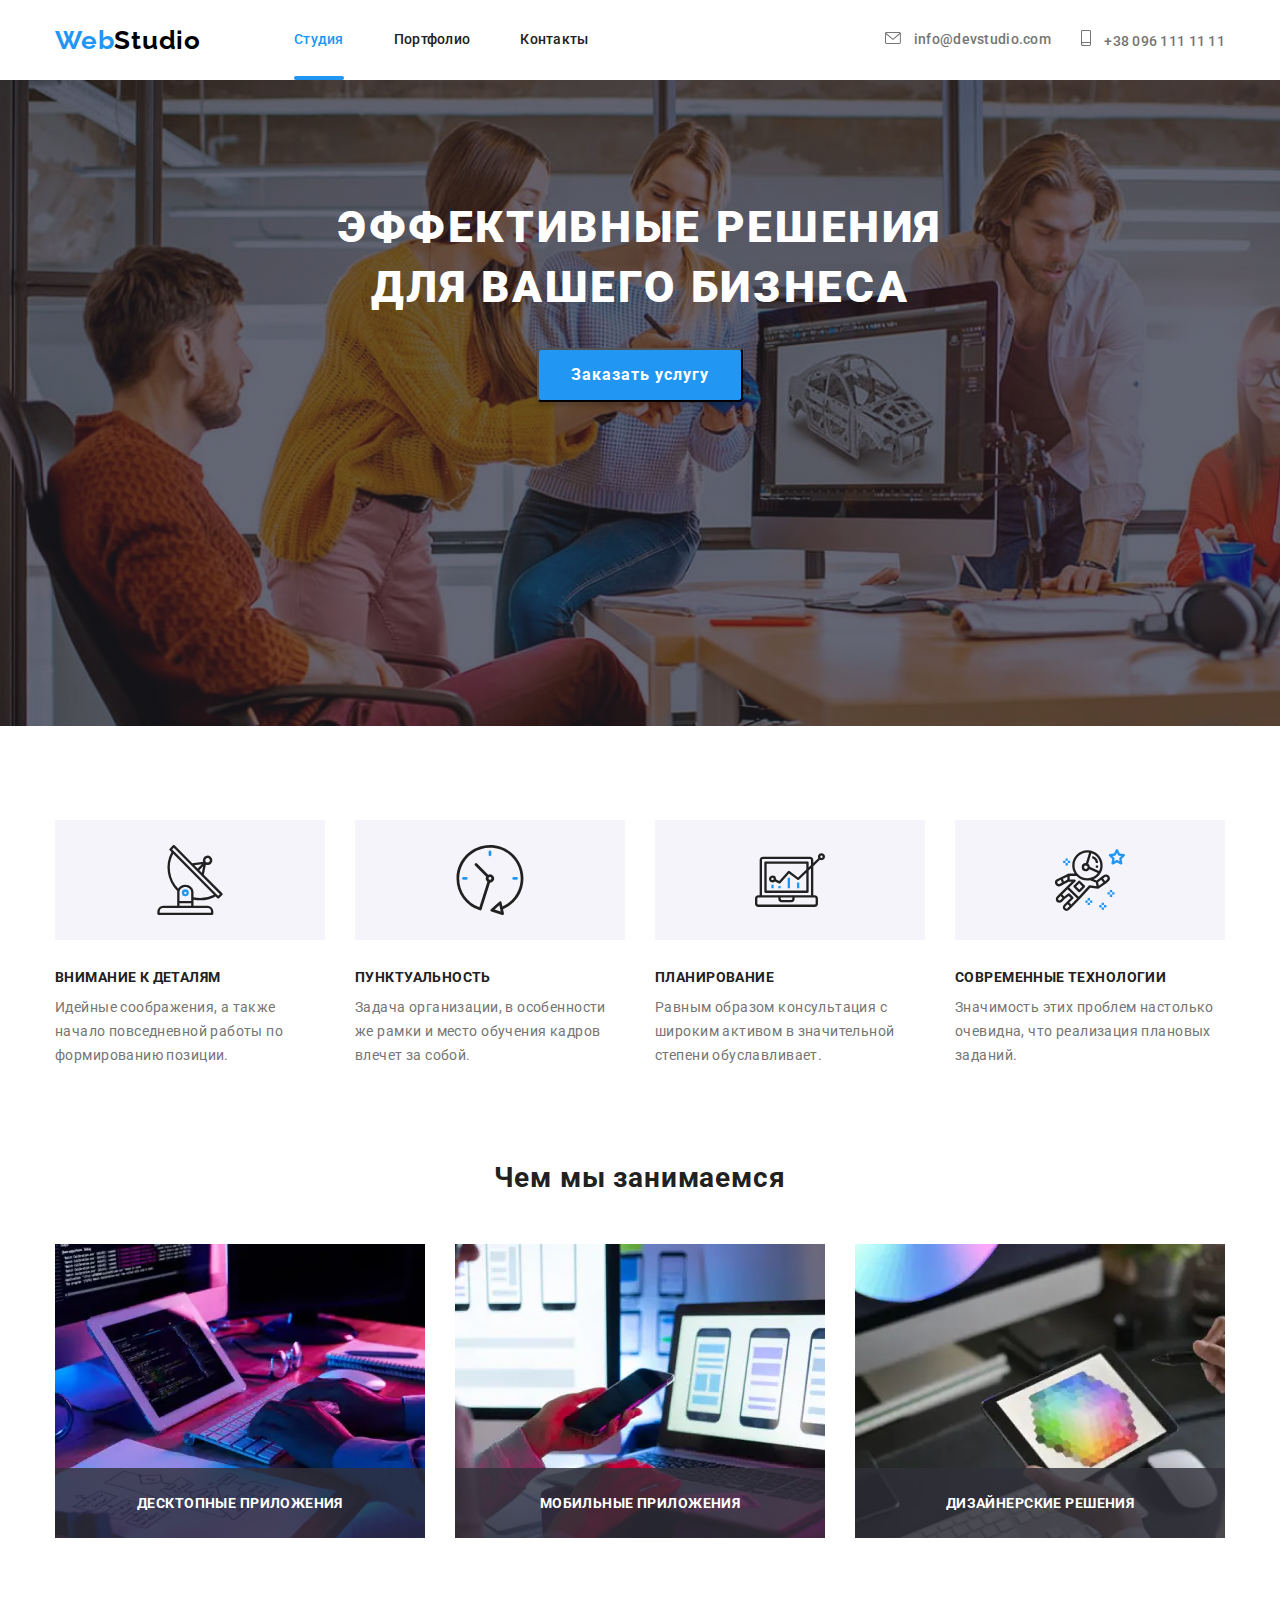
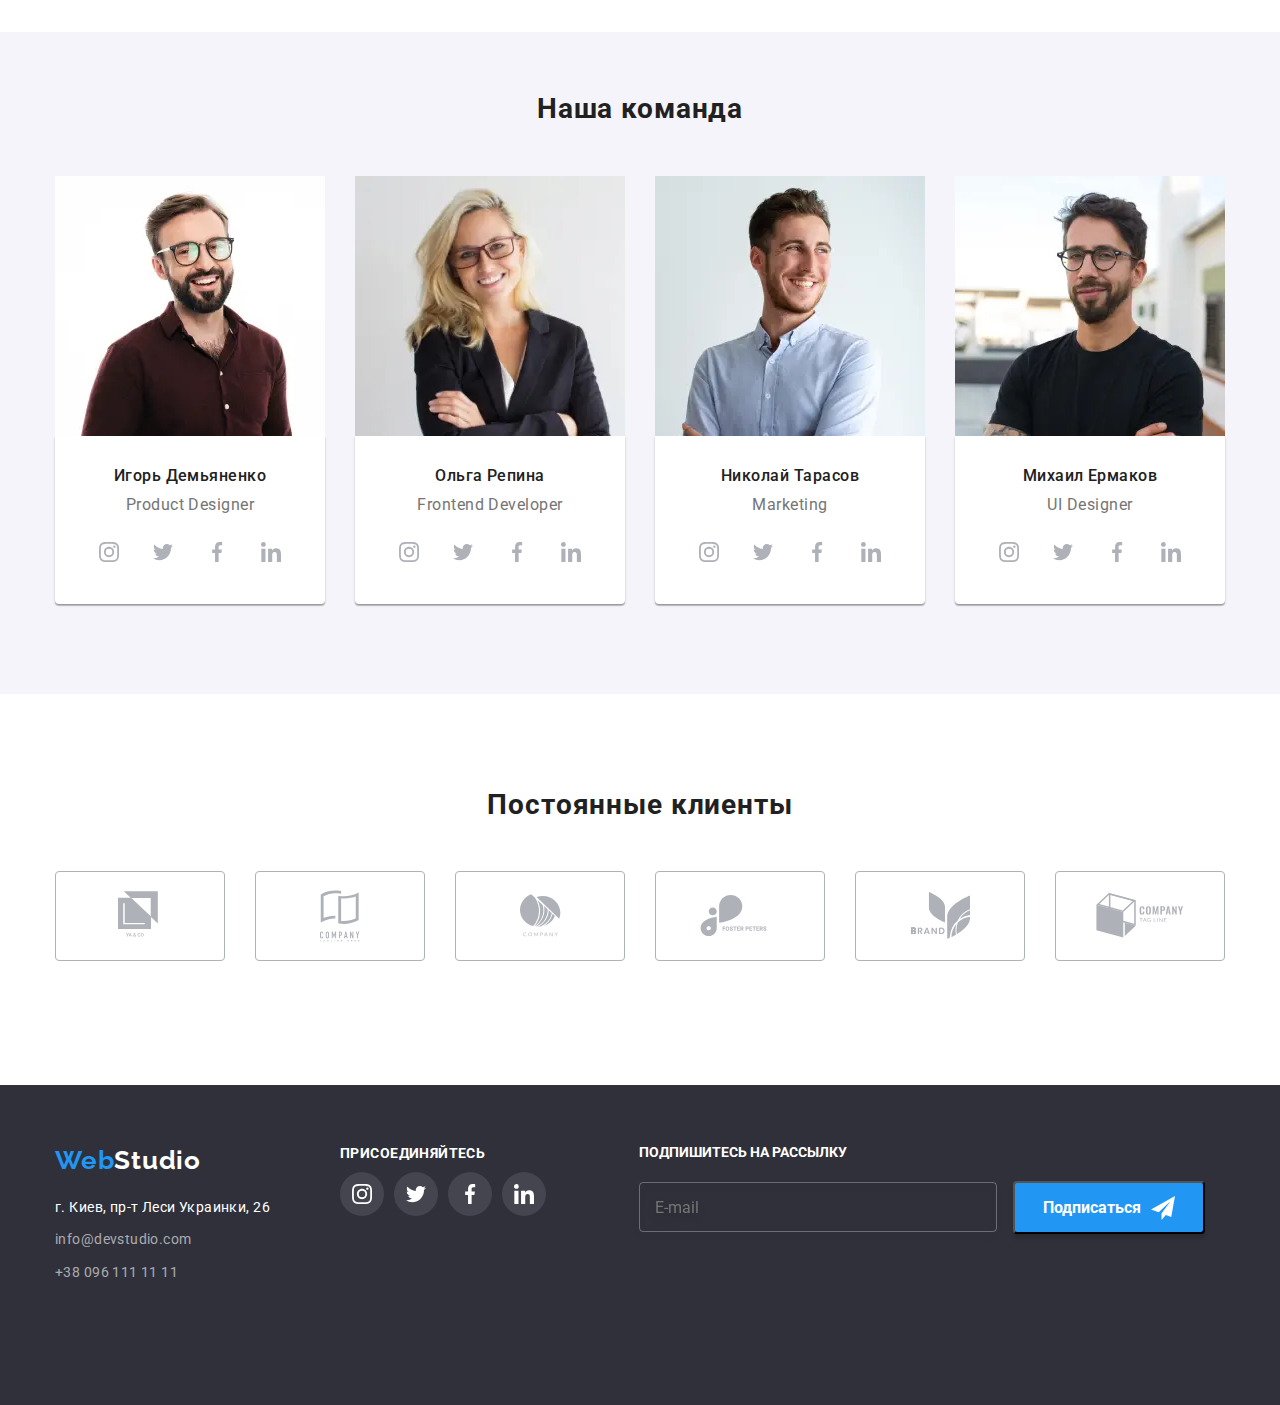
<file: index.html>
<!DOCTYPE html>
<html lang="ru">

<head>
  <meta charset="UTF-8" />
  <meta name="viewport" content="width=device-width, initial-scale=1.0" />
  <title>Студия</title>
  <link href="https://fonts.googleapis.com/css2?family=Raleway:wght@700&family=Roboto:wght@400;500;700;900&display=swap"
    rel="stylesheet" />
  <link rel="stylesheet" href="https://cdnjs.cloudflare.com/ajax/libs/modern-normalize/1.0.0/modern-normalize.css" />
  <link rel="stylesheet" href="./css/main.min.css" />
</head>

<body>

  <!--------------ШАПКА------->


  <header class="page-header">

    <div class="container main-nav">
      <a class="logo link" href="./index.html" aria-label="логотип вэбстудия">Web<span class="logo__item">Studio</span>
      </a>


      <button type="button" class="menu-button" aria-expanded="false" aria-controls="menu-container" data-menu-button>
        <svg width="24" height="16" aria-label="Переключатель мобильного меню">
          <use class="icon-cross" href="./images/sprite.svg#icon-cross"></use>
          <use class="icon-menu" href="./images/sprite.svg#icon-menu"></use>
        </svg>
      </button>


      <div class="menu-container" id="menu-container" data-menu>
        <nav class="navigation">
          <ul class="navigation__list list">
            <li class="navigation__list-item">
              <a class="navigation__list-link link current" href="./index.html">Студия</a>
            </li>
            <li class="navigation__list-item">
              <a class="navigation__list-link link" href="./portfolio.html">Портфолио</a>
            </li>
            <li class="navigation__list-item">
              <a class="navigation__list-link link" href="">Контакты</a>
            </li>
          </ul>
        </nav>

        <ul class="contacts list">
          <li class="contacts__item">
            <a class="mail-link link" href="mailto:info@devstudio.com">
              <svg class="heder-link-svg" width="16" height="12">
                <use href="./images/sprite.svg#icon-envelope"></use>
              </svg>
              info@devstudio.com
            </a>
          </li>
          <li class="contacts__item">
            <a class="tel-link link" href="tel:+380961111111">
              <svg class="heder-link-svg" width="10" height="16">
                <use href="./images/sprite.svg#icon-smartphone"></use>
              </svg>
              +38 096 111 11 11
            </a>
          </li>
        </ul>


      </div>



    </div>





  </header>

  <main>
    <!--ГЕРОЙ-->

    <section class="hero-bg">
      <div class="container hero">
        <h1 class="hero-title"><span>Эффективные решения</span><br /><span>для вашего бизнеса</span></h1>
        <button class="modal-btn" type="button" data-modal-open>Заказать услугу</button>
      </div>
    </section>


    <!--ОСОБЕННОСТИ-->

    <section class="section features">
      <div class="container">
        <h2 class="section-title centred">Особенности</h2>
        <ul class="features-list list">
          <li class="features-list-item bg-antena">
            <h3 class="subtitle">Внимание к деталям</h3>
            <p class="description">Идейные соображения, а также начало повседневной работы по формированию позиции.</p>
          </li>

          <li class="features-list-item bg-clock">
            <h3 class="subtitle">Пунктуальность</h3>
            <p class="description">Задача организации, в особенности же рамки и место обучения кадров влечет за собой.
            </p>
          </li>

          <li class="features-list-item bg-diagram">
            <h3 class="subtitle">Планирование</h3>
            <p class="description">Равным образом консультация с широким активом в значительной степени обуславливает.
            </p>
          </li>

          <li class="features-list-item bg-astronaut">
            <h3 class="subtitle">Современные технологии</h3>
            <p class="description">Значимость этих проблем настолько очевидна, что реализация плановых заданий.</p>
          </li>
        </ul>
      </div>
    </section>


    <!----ЧЕМ ЗАНИМАЕМСЯ-------->

    <section class="section work">
      <div class="container">
        <h2 class="section-title centred">Чем мы занимаемся</h2>
        <ul class="work-list list">
          <li class="work-list-item">
            <div class="work-wrapper">

              <picture>

                <source
                  srcset="./images/studio/we-doing/box1-desktop.webp 1x, ./images/studio/we-doing/box1-desktop@2x.webp 2x"
                  media="(min-width: 1200px)" type="image/webp">
                <source
                  srcset="./images/studio/we-doing/box1-desktop.jpg 1x, ./images/studio/we-doing/box1-desktop@2x.jpg 2x"
                  media="(min-width: 1200px)">

                <img class="img" src="./images/studio/we-doing/box1-desktop.jpg"
                  alt="специалист работает за планшетом и компьютером" />

              </picture>


              <div class="work-overlay">
                <h3 class="subtitle">Десктопные приложения</h3>
              </div>
            </div>
          </li>
          <li class="work-list-item">
            <div class="work-wrapper">

              <picture>

                <source
                  srcset="./images/studio/we-doing/box2-desktop.webp 1x, ./images/studio/we-doing/box2-desktop@2x.webp 2x"
                  media="(min-width: 1200px)" type="image/webp">
                <source
                  srcset="./images/studio/we-doing/box2-desktop.jpg 1x, ./images/studio/we-doing/box2-desktop@2x.jpg 2x"
                  media="(min-width: 1200px)">

                <img class="img" src="./images/studio/we-doing/box2-desktop.jpg"
                  alt="специалист работает за планшетом и компьютером" />

              </picture>


              <div class="work-overlay">
                <h3 class="subtitle">Мобильные приложения</h3>
              </div>
            </div>
          </li>
          <li class="work-list-item">
            <div class="work-wrapper">

              <picture>

                <source
                  srcset="./images/studio/we-doing/box3-desktop.webp 1x, ./images/studio/we-doing/box3-desktop@2x.webp 2x"
                  media="(min-width: 1200px)" type="image/webp">
                <source
                  srcset="./images/studio/we-doing/box3-desktop.jpg 1x, ./images/studio/we-doing/box3-desktop@2x.jpg 2x"
                  media="(min-width: 1200px)">

                <img class="img" src="./images/studio/we-doing/box3-desktop.jpg"
                  alt="специалист работает за планшетом и компьютером" />

              </picture>

              <div class="work-overlay">
                <h3 class="subtitle">Дизайнерские решения</h3>
              </div>
            </div>
          </li>
        </ul>
      </div>
    </section>


    <!--НАША КОМАНДА-->

    <section class="section team">
      <div class="container">
        <h2 class="section-title centred">Наша команда</h2>
        <ul class="team-list list">
          <li class="team-list__item">

            <picture>

              <source
                srcset="./images/studio/our-team/img-1-desktop.webp 1x, ./images/studio/our-team/img-1-desktop@2x.webp 2x"
                media="(min-width: 1200px)" type="image/webp">
              <source
                srcset="./images/studio/our-team/img-1-desktop.jpg 1x, ./images/studio/our-team/img-1-desktop@2x.jpg 2x"
                media="(min-width: 1200px)">


              <source
                srcset="./images/studio/our-team/img-1-tablet.webp 1x, ./images/studio/our-team/img-1-tablet@2x.webp 2x"
                media="(min-width: 768px)" type="image/webp">
              <source
                srcset="./images/studio/our-team/img-1-tablet.jpg 1x, ./images/studio/our-team/img-1-tablet@2x.jpg 2x"
                media="(min-width:768px)">


              <source
                srcset="./images/studio/our-team/img-1-mobile.webp 1x, ./images/studio/our-team/img-1-mobile@2x.webp 2x"
                media="(min-width: 480px)" type="image/webp">
              <source
                srcset="./images/studio/our-team/img-1-mobile.jpg 1x, ./images/studio/our-team/img-1-mobile@2x.jpg 2x"
                media="(min-width:480px)">


              <img class="img" src="./images/studio/our-team/img-1-mobile.jpg" alt="Фото Игоря Демьяненко" />


            </picture>


            <div class="name-position">
              <h3 class="name-title">Игорь Демьяненко</h3>
              <p class="position">Product Designer</p>
              <ul class="social-list list">
                <li class="social-list__item">
                  <a class="social-list__link" href="">
                    <svg class="social-list__svg">
                      <use href="./images/sprite.svg#icon-instagram-2"></use>
                    </svg>
                  </a>
                </li>
                <li class="social-list__item">
                  <a class="social-list__link" href="">
                    <svg class="social-list__svg">
                      <use href="./images/sprite.svg#icon-twitter-1"></use>
                    </svg>
                  </a>
                </li>
                <li class="social-list__item">
                  <a class="social-list__link" href="">
                    <svg class="social-list__svg">
                      <use href="./images/sprite.svg#icon-facebook-1"></use>
                    </svg>
                  </a>
                </li>
                <li class="social-list__item">
                  <a class="social-list__link" href="">
                    <svg class="social-list__svg">
                      <use href="./images/sprite.svg#icon-linkedin-1"></use>
                    </svg>
                  </a>
                </li>
              </ul>
            </div>
          </li>


          <li class="team-list__item">

            <picture>

              <source
                srcset="./images/studio/our-team/img-2-desktop.webp 1x, ./images/studio/our-team/img-2-desktop@2x.webp 2x"
                media="(min-width: 1200px)" type="image/webp">
              <source
                srcset="./images/studio/our-team/img-2-desktop.jpg 1x, ./images/studio/our-team/img-2-desktop@2x.jpg 2x"
                media="(min-width: 1200px)">


              <source
                srcset="./images/studio/our-team/img-2-tablet.webp 1x, ./images/studio/our-team/img-2-tablet@2x.webp 2x"
                media="(min-width: 768px)" type="image/webp">
              <source
                srcset="./images/studio/our-team/img-2-tablet.jpg 1x, ./images/studio/our-team/img-2-tablet@2x.jpg 2x"
                media="(min-width:768px)">


              <source
                srcset="./images/studio/our-team/img-2-mobile.webp 1x, ./images/studio/our-team/img-2-mobile@2x.webp 2x"
                media="(min-width: 480px)" type="image/webp">
              <source
                srcset="./images/studio/our-team/img-2-mobile.jpg 1x, ./images/studio/our-team/img-2-mobile@2x.jpg 2x"
                media="(min-width:480px)">


              <img class="img" src="./images/studio/our-team/img-2-mobile.jpg" alt="Фото Ольги Репиной" />


            </picture>




            <div class="name-position">
              <h3 class="name-title">Ольга Репина</h3>
              <p class="position">Frontend Developer</p>
              <ul class="social-list list">
                <li class="social-list__item">
                  <a class="social-list__link" href="">
                    <svg class="social-list__svg">
                      <use href="./images/sprite.svg#icon-instagram-2"></use>
                    </svg>
                  </a>
                </li>
                <li class="social-list__item">
                  <a class="social-list__link" href="">
                    <svg class="social-list__svg">
                      <use href="./images/sprite.svg#icon-twitter-1"></use>
                    </svg>
                  </a>
                </li>
                <li class="social-list__item">
                  <a class="social-list__link" href="">
                    <svg class="social-list__svg">
                      <use href="./images/sprite.svg#icon-facebook-1"></use>
                    </svg>
                  </a>
                </li>
                <li class="social-list__item">
                  <a class="social-list__link" href="">
                    <svg class="social-list__svg">
                      <use href="./images/sprite.svg#icon-linkedin-1"></use>
                    </svg>
                  </a>
                </li>
              </ul>
            </div>
          </li>

          <li class="team-list__item">


            <picture>

              <source
                srcset="./images/studio/our-team/img-3-desktop.webp 1x, ./images/studio/our-team/img-3-desktop@2x.webp 2x"
                media="(min-width: 1200px)" type="image/webp">
              <source
                srcset="./images/studio/our-team/img-3-desktop.jpg 1x, ./images/studio/our-team/img-3-desktop@2x.jpg 2x"
                media="(min-width: 1200px)">


              <source
                srcset="./images/studio/our-team/img-3-tablet.webp 1x, ./images/studio/our-team/img-3-tablet@2x.webp 2x"
                media="(min-width: 768px)" type="image/webp">
              <source
                srcset="./images/studio/our-team/img-3-tablet.jpg 1x, ./images/studio/our-team/img-3-tablet@2x.jpg 2x"
                media="(min-width:768px)">


              <source
                srcset="./images/studio/our-team/img-3-mobile.webp 1x, ./images/studio/our-team/img-3-mobile@2x.webp 2x"
                media="(min-width: 480px)" type="image/webp">
              <source
                srcset="./images/studio/our-team/img-3-mobile.jpg 1x, ./images/studio/our-team/img-3-mobile@2x.jpg 2x"
                media="(min-width:480px)">


              <img class="img" src="./images/studio/our-team/img-3-mobile.jpg" alt="Фото Николая Тарасова" />


            </picture>



            <div class="name-position">
              <h3 class="name-title">Николай Тарасов</h3>
              <p class="position">Marketing</p>
              <ul class="social-list list">
                <li class="social-list__item">
                  <a class="social-list__link" href="">
                    <svg class="social-list__svg">
                      <use href="./images/sprite.svg#icon-instagram-2"></use>
                    </svg>
                  </a>
                </li>
                <li class="social-list__item">
                  <a class="social-list__link" href="">
                    <svg class="social-list__svg">
                      <use href="./images/sprite.svg#icon-twitter-1"></use>
                    </svg>
                  </a>
                </li>
                <li class="social-list__item">
                  <a class="social-list__link" href="">
                    <svg class="social-list__svg">
                      <use href="./images/sprite.svg#icon-facebook-1"></use>
                    </svg>
                  </a>
                </li>
                <li class="social-list__item">
                  <a class="social-list__link" href="">
                    <svg class="social-list__svg">
                      <use href="./images/sprite.svg#icon-linkedin-1"></use>
                    </svg>
                  </a>
                </li>
              </ul>
            </div>
          </li>

          <li class="team-list__item">


            <picture>

              <source
                srcset="./images/studio/our-team/img-4-desktop.webp 1x, ./images/studio/our-team/img-4-desktop@2x.webp 2x"
                media="(min-width: 1200px)" type="image/webp">
              <source
                srcset="./images/studio/our-team/img-4-desktop.jpg 1x, ./images/studio/our-team/img-4-desktop@2x.jpg 2x"
                media="(min-width: 1200px)">


              <source
                srcset="./images/studio/our-team/img-4-tablet.webp 1x, ./images/studio/our-team/img-4-tablet@2x.webp 2x"
                media="(min-width: 768px)" type="image/webp">
              <source
                srcset="./images/studio/our-team/img-4-tablet.jpg 1x, ./images/studio/our-team/img-4-tablet@2x.jpg 2x"
                media="(min-width:768px)">


              <source
                srcset="./images/studio/our-team/img-4-mobile.webp 1x, ./images/studio/our-team/img-4-mobile@2x.webp 2x"
                media="(min-width: 480px)" type="image/webp">
              <source
                srcset="./images/studio/our-team/img-4-mobile.jpg 1x, ./images/studio/our-team/img-4-mobile@2x.jpg 2x"
                media="(min-width:480px)">


              <img class="img" src="./images/studio/our-team/img-4-mobile.jpg" alt="Фото Михаила Ермакова" />


            </picture>


            <div class="name-position">
              <h3 class="name-title">Михаил Ермаков</h3>
              <p class="position">UI Designer</p>
              <ul class="social-list list">
                <li class="social-list__item">
                  <a class="social-list__link" href="">
                    <svg class="social-list__svg">
                      <use href="./images/sprite.svg#icon-instagram-2"></use>
                    </svg>
                  </a>
                </li>
                <li class="social-list__item">
                  <a class="social-list__link" href="">
                    <svg class="social-list__svg">
                      <use href="./images/sprite.svg#icon-twitter-1"></use>
                    </svg>
                  </a>
                </li>
                <li class="social-list__item">
                  <a class="social-list__link" href="">
                    <svg class="social-list__svg">
                      <use href="./images/sprite.svg#icon-facebook-1"></use>
                    </svg>
                  </a>
                </li>
                <li class="social-list__item">
                  <a class="social-list__link" href="">
                    <svg class="social-list__svg">
                      <use href="./images/sprite.svg#icon-linkedin-1"></use>
                    </svg>
                  </a>
                </li>
              </ul>
            </div>
          </li>
        </ul>
      </div>
    </section>



    <!------КЛИЕНТЫ---->


    <section class="section clients">
      <div class="container">
        <h2 class="section-title centred">Постоянные клиенты</h2>
        <ul class="clients-list list">
          <li class="clients-list__item">
            <a class="link clients-list__link" href="">
              <svg class="clients-list__svg" width="44" height="49">
                <use href="./images/sprite.svg#icon-logo-1"></use>
              </svg>
            </a>
          </li>

          <li class="clients-list__item">
            <a class="link clients-list__link" href="">
              <svg class="clients-list__svg" width="40" height="52">
                <use href="./images/sprite.svg#icon-logo-2"></use>
              </svg>
            </a>
          </li>

          <li class="clients-list__item">
            <a class="link clients-list__link" href="">
              <svg class="clients-list__svg" width="41" height="43">
                <use href="./images/sprite.svg#icon-logo-3"></use>
              </svg>
            </a>
          </li>

          <li class="clients-list__item">
            <a class="link clients-list__link" href="">
              <svg class="clients-list__svg" width="80" height="42">
                <use href="./images/sprite.svg#icon-logo-4"></use>
              </svg>
            </a>
          </li>

          <li class="clients-list__item">
            <a class="link clients-list__link" href="">
              <svg class="clients-list__svg" width="59" height="47">
                <use href="./images/sprite.svg#icon-logo-5"></use>
              </svg>
            </a>
          </li>

          <li class="clients-list__item">
            <a class="link clients-list__link" href="">
              <svg class="clients-list__svg" width="88" height="45">
                <use href="./images/sprite.svg#icon-logo-6"></use>
              </svg>
            </a>
          </li>
        </ul>
      </div>
    </section>

  </main>

  <!--ФУТЕР-->



  <footer class="footer">
    <div class="container">

      <div class="contacts-social">

        <div class="footer-contacts">
          <a class="logo link" href="./index.html" aria-label="логотип вэбстудия">Web<span
              class="logo__item">Studio</span></a>
          <address class="address">
            <span>г. Киев, пр-т Леси Украинки, 26</span><br />
            <a class="mail-link link" href="mailto:info@devstudio.com">info@devstudio.com</a><br />
            <a class="tel-link link" href="tel:+380961111111">+38 096 111 11 11</a>
          </address>
        </div>

        <div class="footer-social-list">
          <h2 class="footer-subtitle">Присоединяйтесь</h2>
          <ul class="social-list list">
            <li class="social-list__item">
              <a class="social-list__link" href="">
                <svg class="social-list__svg">
                  <use href="./images/sprite.svg#icon-instagram-2"></use>
                </svg>
              </a>
            </li>
            <li class="social-list__item">
              <a class="social-list__link" href="">
                <svg class="social-list__svg">
                  <use href="./images/sprite.svg#icon-twitter-1"></use>
                </svg>
              </a>
            </li>
            <li class="social-list__item">
              <a class="social-list__link" href="">
                <svg class="social-list__svg">
                  <use href="./images/sprite.svg#icon-facebook-1"></use>
                </svg>
              </a>
            </li>
            <li class="social-list__item">
              <a class="social-list__link" href="">
                <svg class="social-list__svg">
                  <use href="./images/sprite.svg#icon-linkedin-1"></use>
                </svg>
              </a>
            </li>
          </ul>
        </div>


      </div>




      <div class="sign-to-news">
        <form class="sign-form" action="#" method="get">
          <b class="sign-label">Подпишитесь на рассылку</b>
          <input type="email" class="sign-input" name="email" placeholder="E-mail" id="sign-input">
          <button class="sign-btn" type="submit">Подписаться</button></form>
      </div>




    </div>
  </footer>



  <div class="backdrop is-hidden" data-modal>
    <div class="modal">
      <button type="button" class="close-btn" data-modal-close>X</button>
      <form action="#" method="get" class="modal-form">
        <h2 class="section-title">Оставьте свои данные, мы вам перезвоним</h2>

        <label class="modal-field">Имя
          <span class="modal-field-wrapper">
            <input type="text" class="modal-input" name="name" />
            <svg class="modal-form-svg">
              <use href="./images/sprite.svg#icon-person"></use>
            </svg>
          </span>
        </label>
        <label class="modal-field">Телефон
          <span class="modal-field-wrapper">
            <input type="tel" class="modal-input" name="phone" />
            <svg class="modal-form-svg">
              <use href="./images/sprite.svg#icon-phone"></use>
            </svg>
          </span>
        </label>
        <label class="modal-field">Почта
          <span class="modal-field-wrapper">
            <input type="email" class="modal-input" name="e-mail" />
            <svg class="modal-form-svg">
              <use href="./images/sprite.svg#icon-email"></use>
            </svg>
          </span>
        </label>

        <label class="modal-comment-field" for="modal-comment">Комментарий</label>
        <textarea class="modal-comment" id="modal-comment" placeholder="Введите текст" name="modal-comment"></textarea>


        <input class="modal-policy-input visually-hidden" type="checkbox" value="accepted-policy" id="modal-policy"
          name="accepted-policy">
        <label class="modal-policy-field" for="modal-policy">Соглашаюсь с рассылкой и принимаю &#160;
          <a href="" class="modal-policy">Условия договора </a>
        </label>

        <button type="submit" class="modal-btn-submit">Отправить</button>

      </form>
    </div>
  </div>

  <script src="./js/menu.js"></script>
  <script src="./js/modal.js"></script>
</body>

</html>
</file>
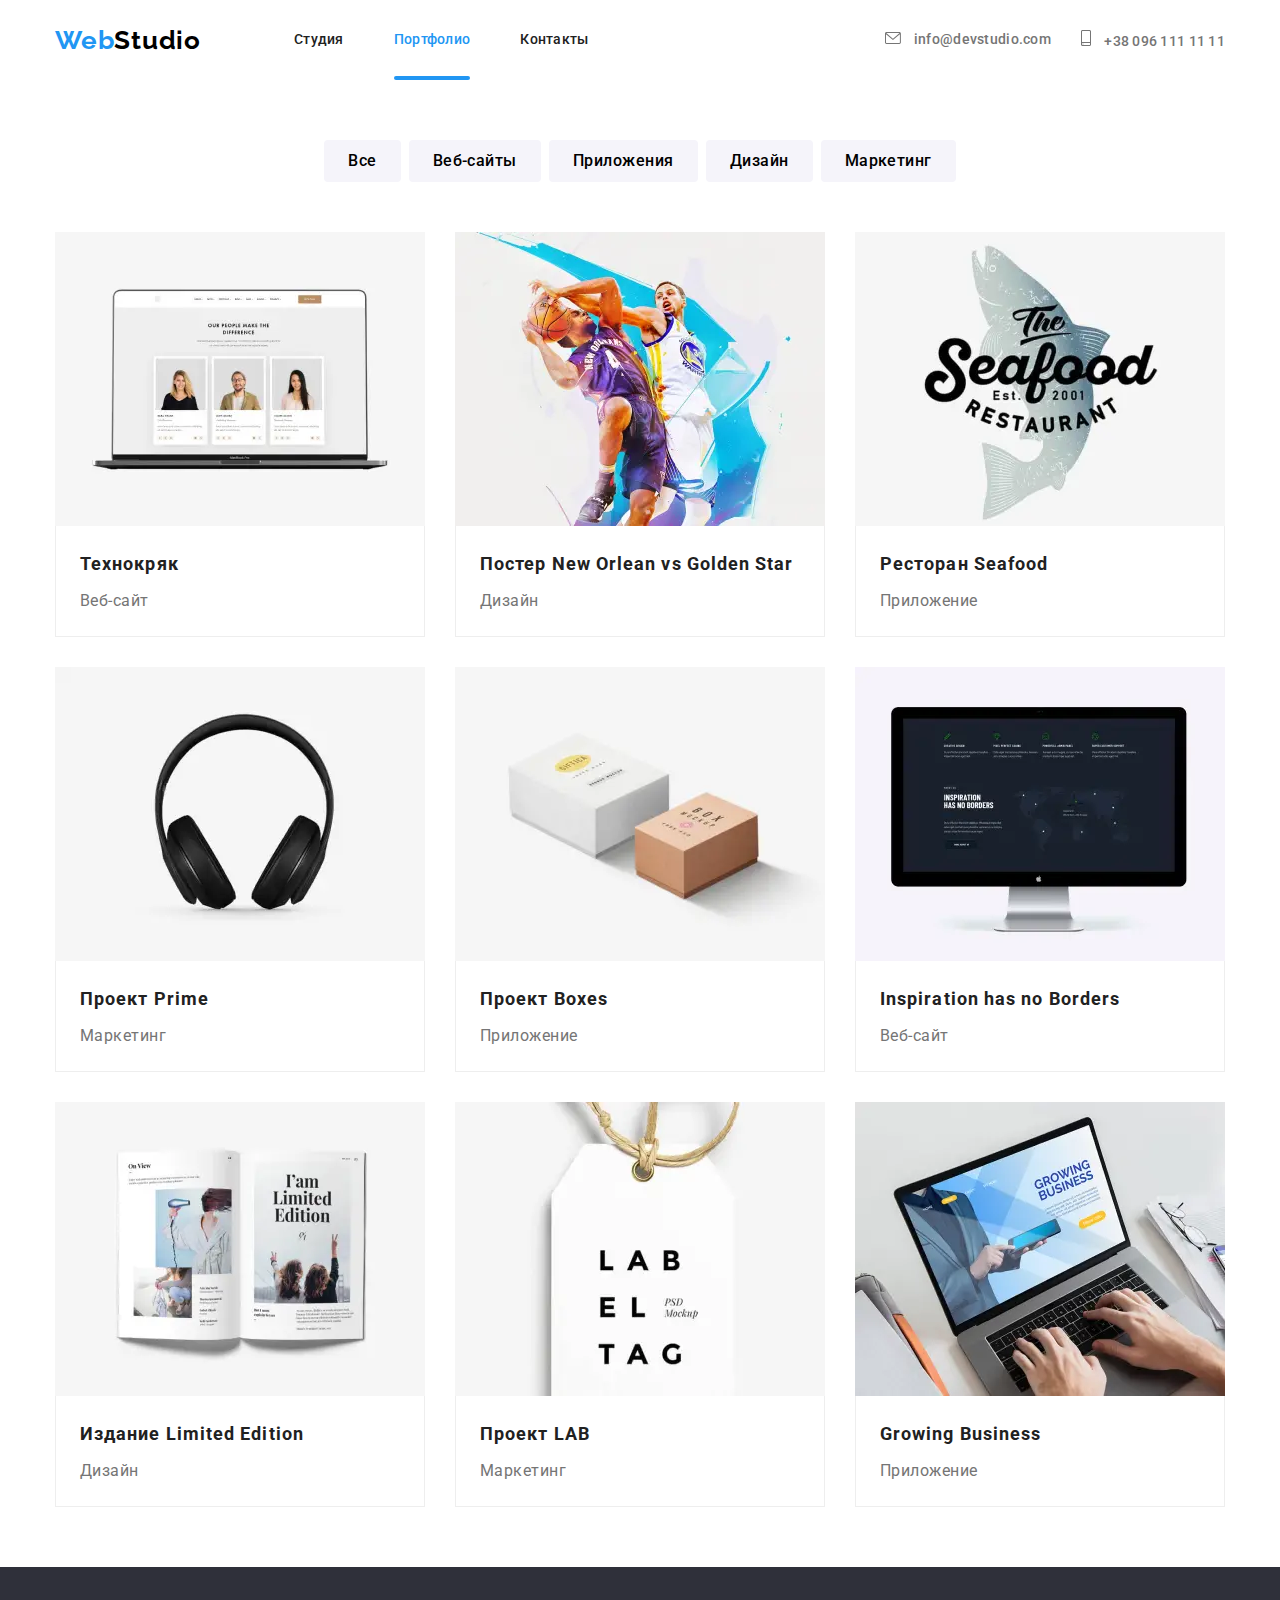
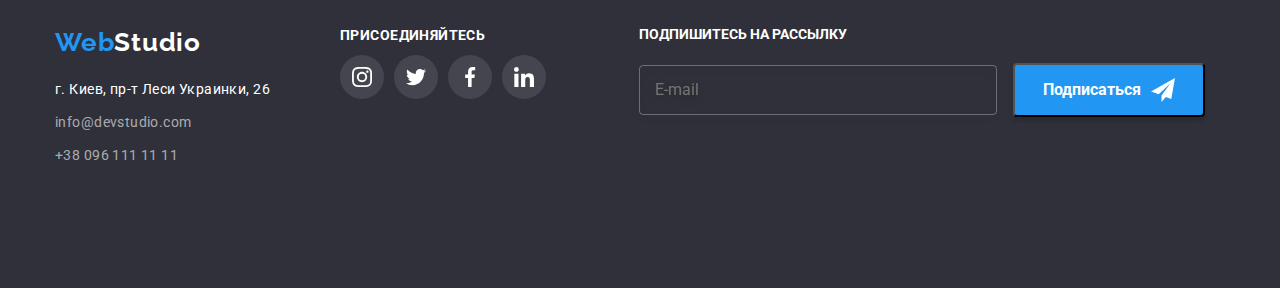
<file: portfolio.html>
<!DOCTYPE html>
<html lang="ru">

<head>
  <meta charset="UTF-8" />
  <meta name="viewport" content="width=device-width, initial-scale=1.0" />
  <title>Портфолио</title>
  <link href="https://fonts.googleapis.com/css2?family=Raleway:wght@700&family=Roboto:wght@400;500;700&display=swap"
    rel="stylesheet" />
  <link rel="stylesheet" href="https://cdnjs.cloudflare.com/ajax/libs/modern-normalize/1.0.0/modern-normalize.css" />
  <link rel="stylesheet" href="./css/portfolio.min.css" />
</head>

<body>
  <!--------------ШАПКА------->
  <header class="page-header">

    <div class="container main-nav">
      <a class="logo link" href="./index.html" aria-label="логотип вэбстудия">Web<span class="logo__item">Studio</span>
      </a>


      <button type="button" class="menu-button" aria-expanded="false" aria-controls="menu-container" data-menu-button>
        <svg width="24" height="16" aria-label="Переключатель мобильного меню">
          <use class="icon-cross" href="./images/sprite.svg#icon-cross"></use>
          <use class="icon-menu" href="./images/sprite.svg#icon-menu"></use>
        </svg>
      </button>


      <div class="menu-container" id="menu-container" data-menu>
        <nav class="navigation">
          <ul class="navigation__list list">
            <li class="navigation__list-item">
              <a class="navigation__list-link link" href="./index.html">Студия</a>
            </li>
            <li class="navigation__list-item">
              <a class="navigation__list-link link current" href="./portfolio.html">Портфолио</a>
            </li>
            <li class="navigation__list-item">
              <a class="navigation__list-link link" href="">Контакты</a>
            </li>
          </ul>
        </nav>

        <ul class="contacts list">
          <li class="contacts__item">
            <a class="mail-link link" href="mailto:info@devstudio.com">
              <svg class="heder-link-svg" width="16" height="12">
                <use href="./images/sprite.svg#icon-envelope"></use>
              </svg>
              info@devstudio.com
            </a>
          </li>
          <li class="contacts__item">
            <a class="tel-link link" href="tel:+380961111111">
              <svg class="heder-link-svg" width="10" height="16">
                <use href="./images/sprite.svg#icon-smartphone"></use>
              </svg>
              +38 096 111 11 11
            </a>
          </li>
        </ul>


      </div>



    </div>


  </header>

  <!--MAIN-->

  <main>
    <!--ПОРТФОЛИО-->
    <section class="portfolio">
      <div class="container">
        <h1 class="portfolio-title">Портфолио</h1>
        <!--ФИЛЬТР-->
        <ul class="filter-list list">
          <li class="filter-list-item">
            <button class="button-content" type="button">Все</button>
          </li>
          <li class="filter-list-item">
            <button class="button-content" type="button">Веб-сайты</button>
          </li>
          <li class="filter-list-item">
            <button class="button-content" type="button">Приложения</button>
          </li>
          <li class="filter-list-item">
            <button class="button-content" type="button">Дизайн</button>
          </li>
          <li class="filter-list-item">
            <button class="button-content" type="button">Маркетинг</button>
          </li>
        </ul>
        <!--ПЕРЕЧЕНЬ РАБОТ-->
        <ul class="portfolio-list list">
          <li class="portfolio-list-item">
            <a class="card link" href="">
              <div class="overlay-img">

                <picture>

                  <source srcset="./images/portfolio/img1-desktop.webp 1x, ./images/portfolio/img1-desktop@2x.webp 2x"
                    media="(min-width: 1200px)" type="image/webp">
                  <source srcset="./images/portfolio/img1-desktop.jpg 1x, ./images/portfolio/img1-desktop@2x.jpg 2x"
                    media="(min-width: 1200px)">


                  <source srcset="./images/portfolio/img1-tablet.webp 1x, ./images/portfolio/img1-tablet@2x.webp 2x"
                    media="(min-width: 768px)" type="image/webp">
                  <source srcset="./images/portfolio/img1-tablet.jpg 1x, ./images/portfolio/img1-tablet@2x.jpg 2x"
                    media="(min-width:768px)">


                  <source srcset="./images/portfolio/img1-mobile.webp 1x, ./images/portfolio/img1-mobile@2x.webp 2x"
                    media="(min-width: 480px)" type="image/webp">
                  <source srcset="./images/portfolio/img1-mobile.jpg 1x, ./images/portfolio/img1-mobile@2x.jpg 2x"
                    media="(min-width:480px)">


                  <img class="card-img img" src="./images/portfolio/img1-mobile.jpg"
                    alt="Изображение фотографий трёх сотрудников на экране ноутбука" />


                </picture>




                <div class="overlay">
                  <p class="text-overlay">
                    Технокряк это современная площадка распространения коронавируса. Компании используют эту
                    платформу для цифрового
                    шпионажа и атак на защищённые сервера конкурентов.
                  </p>
                </div>
              </div>
              <div class="card-content">
                <h2 class="portfolio-list-name">Технокряк</h2>
                <p class="portfolio-list-type">Веб-сайт</p>
              </div>
            </a>
          </li>
          <li class="portfolio-list-item">
            <a class="card link" href="">
              <div class="overlay-img">


                <picture>

                  <source srcset="./images/portfolio/img2-desktop.webp 1x, ./images/portfolio/img2-desktop@2x.webp 2x"
                    media="(min-width: 1200px)" type="image/webp">
                  <source srcset="./images/portfolio/img2-desktop.jpg 1x, ./images/portfolio/img2-desktop@2x.jpg 2x"
                    media="(min-width: 1200px)">


                  <source srcset="./images/portfolio/img2-tablet.webp 1x, ./images/portfolio/img2-tablet@2x.webp 2x"
                    media="(min-width: 768px)" type="image/webp">
                  <source srcset="./images/portfolio/img2-tablet.jpg 1x, ./images/portfolio/img2-tablet@2x.jpg 2x"
                    media="(min-width:768px)">


                  <source srcset="./images/portfolio/img2-mobile.webp 1x, ./images/portfolio/img2-mobile@2x.webp 2x"
                    media="(min-width: 480px)" type="image/webp">
                  <source srcset="./images/portfolio/img2-mobile.jpg 1x, ./images/portfolio/img2-mobile@2x.jpg 2x"
                    media="(min-width:480px)">


                  <img class="card-img img" src="./images/portfolio/img2-mobile.jpg"
                    alt="Изображение фотографий трёх сотрудников на экране ноутбука" />


                </picture>
                <div class="overlay">
                  <p class="text-overlay">
                    Технокряк это современная площадка распространения коронавируса. Компании используют эту
                    платформу для цифрового
                    шпионажа и атак на защищённые сервера конкурентов.
                  </p>
                </div>
              </div>
              <div class="card-content">
                <h2 class="portfolio-list-name">Постер <span lang="en">New Orlean vs Golden Star</span></h2>
                <p class="portfolio-list-type">Дизайн</p>
              </div>
            </a>
          </li>
          <li class="portfolio-list-item">
            <a class="card link" href="">
              <div class="overlay-img">


                <picture>

                  <source srcset="./images/portfolio/img3-desktop.webp 1x, ./images/portfolio/img3-desktop@2x.webp 2x"
                    media="(min-width: 1200px)" type="image/webp">
                  <source srcset="./images/portfolio/img3-desktop.jpg 1x, ./images/portfolio/img3-desktop@2x.jpg 2x"
                    media="(min-width: 1200px)">


                  <source srcset="./images/portfolio/img3-tablet.webp 1x, ./images/portfolio/img3-tablet@2x.webp 2x"
                    media="(min-width: 768px)" type="image/webp">
                  <source srcset="./images/portfolio/img3-tablet.jpg 1x, ./images/portfolio/img3-tablet@2x.jpg 2x"
                    media="(min-width:768px)">


                  <source srcset="./images/portfolio/img3-mobile.webp 1x, ./images/portfolio/img3-mobile@2x.webp 2x"
                    media="(min-width: 480px)" type="image/webp">
                  <source srcset="./images/portfolio/img3-mobile.jpg 1x, ./images/portfolio/img3-mobile@2x.jpg 2x"
                    media="(min-width:480px)">


                  <img class="card-img img" src="./images/portfolio/img3-mobile.jpg"
                    alt="Изображение фотографий трёх сотрудников на экране ноутбука" />


                </picture>



                <div class="overlay">
                  <p class="text-overlay">
                    Технокряк это современная площадка распространения коронавируса. Компании используют эту
                    платформу для цифрового
                    шпионажа и атак на защищённые сервера конкурентов.
                  </p>
                </div>
              </div>
              <div class="card-content">
                <h2 class="portfolio-list-name">Ресторан <span lang="en">Seafood</span></h2>
                <p class="portfolio-list-type">Приложение</p>
              </div>
            </a>
          </li>
          <li class="portfolio-list-item">
            <a class="card link" href="">
              <div class="overlay-img">


                <picture>

                  <source srcset="./images/portfolio/img4-desktop.webp 1x, ./images/portfolio/img4-desktop@2x.webp 2x"
                    media="(min-width: 1200px)" type="image/webp">
                  <source srcset="./images/portfolio/img4-desktop.jpg 1x, ./images/portfolio/img4-desktop@2x.jpg 2x"
                    media="(min-width: 1200px)">


                  <source srcset="./images/portfolio/img4-tablet.webp 1x, ./images/portfolio/img4-tablet@2x.webp 2x"
                    media="(min-width: 768px)" type="image/webp">
                  <source srcset="./images/portfolio/img4-tablet.jpg 1x, ./images/portfolio/img4-tablet@2x.jpg 2x"
                    media="(min-width:768px)">


                  <source srcset="./images/portfolio/img4-mobile.webp 1x, ./images/portfolio/img4-mobile@2x.webp 2x"
                    media="(min-width: 480px)" type="image/webp">
                  <source srcset="./images/portfolio/img4-mobile.jpg 1x, ./images/portfolio/img4-mobile@2x.jpg 2x"
                    media="(min-width:480px)">


                  <img class="card-img img" src="./images/portfolio/img4-mobile.jpg"
                    alt="Изображение фотографий трёх сотрудников на экране ноутбука" />


                </picture>




                <div class="overlay">
                  <p class="text-overlay">
                    Технокряк это современная площадка распространения коронавируса. Компании используют эту
                    платформу для цифрового
                    шпионажа и атак на защищённые сервера конкурентов.
                  </p>
                </div>
              </div>
              <div class="card-content">
                <h2 class="portfolio-list-name">Проект <span lang="en">Prime</span></h2>
                <p class="portfolio-list-type">Маркетинг</p>
              </div>
            </a>
          </li>
          <li class="portfolio-list-item">
            <a class="card link" href="">
              <div class="overlay-img">

                <picture>

                  <source srcset="./images/portfolio/img5-desktop.webp 1x, ./images/portfolio/img5-desktop@2x.webp 2x"
                    media="(min-width: 1200px)" type="image/webp">
                  <source srcset="./images/portfolio/img5-desktop.jpg 1x, ./images/portfolio/img5-desktop@2x.jpg 2x"
                    media="(min-width: 1200px)">


                  <source srcset="./images/portfolio/img5-tablet.webp 1x, ./images/portfolio/img5-tablet@2x.webp 2x"
                    media="(min-width: 768px)" type="image/webp">
                  <source srcset="./images/portfolio/img5-tablet.jpg 1x, ./images/portfolio/img5-tablet@2x.jpg 2x"
                    media="(min-width:768px)">


                  <source srcset="./images/portfolio/img5-mobile.webp 1x, ./images/portfolio/img5-mobile@2x.webp 2x"
                    media="(min-width: 480px)" type="image/webp">
                  <source srcset="./images/portfolio/img5-mobile.jpg 1x, ./images/portfolio/img-mobile@2x.jpg 2x"
                    media="(min-width:480px)">


                  <img class="card-img img" src="./images/portfolio/img5-mobile.jpg"
                    alt="Изображение фотографий трёх сотрудников на экране ноутбука" />


                </picture>


                <div class="overlay">
                  <p class="text-overlay">
                    Технокряк это современная площадка распространения коронавируса. Компании используют эту
                    платформу для цифрового
                    шпионажа и атак на защищённые сервера конкурентов.
                  </p>
                </div>
              </div>
              <div class="card-content">
                <h2 class="portfolio-list-name">Проект <span lang="en">Boxes</span></h2>
                <p class="portfolio-list-type">Приложение</p>
              </div>
            </a>
          </li>
          <li class="portfolio-list-item">
            <a class="card link" href="">
              <div class="overlay-img">

                <picture>

                  <source srcset="./images/portfolio/img6-desktop.webp 1x, ./images/portfolio/img6-desktop@2x.webp 2x"
                    media="(min-width: 1200px)" type="image/webp">
                  <source srcset="./images/portfolio/img6-desktop.jpg 1x, ./images/portfolio/img6-desktop@2x.jpg 2x"
                    media="(min-width: 1200px)">


                  <source srcset="./images/portfolio/img6-tablet.webp 1x, ./images/portfolio/img6-tablet@2x.webp 2x"
                    media="(min-width: 768px)" type="image/webp">
                  <source srcset="./images/portfolio/img6-tablet.jpg 1x, ./images/portfolio/img6-tablet@2x.jpg 2x"
                    media="(min-width:768px)">


                  <source srcset="./images/portfolio/img6-mobile.webp 1x, ./images/portfolio/img6-mobile@2x.webp 2x"
                    media="(min-width: 480px)" type="image/webp">
                  <source srcset="./images/portfolio/img6-mobile.jpg 1x, ./images/portfolio/img6-mobile@2x.jpg 2x"
                    media="(min-width:480px)">


                  <img class="card-img img" src="./images/portfolio/img6-mobile.jpg"
                    alt="Изображение фотографий трёх сотрудников на экране ноутбука" />


                </picture>



                <div class="overlay">
                  <p class="text-overlay">
                    Технокряк это современная площадка распространения коронавируса. Компании используют эту
                    платформу для цифрового
                    шпионажа и атак на защищённые сервера конкурентов.
                  </p>
                </div>
              </div>
              <div class="card-content">
                <h2 class="portfolio-list-name" lang="en">Inspiration has no Borders</h2>
                <p class="portfolio-list-type">Веб-сайт</p>
              </div>
            </a>
          </li>
          <li class="portfolio-list-item">
            <a class="card link" href="">
              <div class="overlay-img">

                <picture>

                  <source srcset="./images/portfolio/img7-desktop.webp 1x, ./images/portfolio/img7-desktop@2x.webp 2x"
                    media="(min-width: 1200px)" type="image/webp">
                  <source srcset="./images/portfolio/img7-desktop.jpg 1x, ./images/portfolio/img7-desktop@2x.jpg 2x"
                    media="(min-width: 1200px)">


                  <source srcset="./images/portfolio/img7-tablet.webp 1x, ./images/portfolio/img7-tablet@2x.webp 2x"
                    media="(min-width: 768px)" type="image/webp">
                  <source srcset="./images/portfolio/img7-tablet.jpg 1x, ./images/portfolio/img7-tablet@2x.jpg 2x"
                    media="(min-width:768px)">


                  <source srcset="./images/portfolio/img7-mobile.webp 1x, ./images/portfolio/img7-mobile@2x.webp 2x"
                    media="(min-width: 480px)" type="image/webp">
                  <source srcset="./images/portfolio/img7-mobile.jpg 1x, ./images/portfolio/img7-mobile@2x.jpg 2x"
                    media="(min-width:480px)">


                  <img class="card-img img" src="./images/portfolio/img7-mobile.jpg"
                    alt="Изображение фотографий трёх сотрудников на экране ноутбука" />


                </picture>






                <div class="overlay">
                  <p class="text-overlay">
                    Технокряк это современная площадка распространения коронавируса. Компании используют эту
                    платформу для цифрового
                    шпионажа и атак на защищённые сервера конкурентов.
                  </p>
                </div>
              </div>
              <div class="card-content">
                <h2 class="portfolio-list-name">Издание <span lang="en">Limited Edition</span></h2>
                <p class="portfolio-list-type">Дизайн</p>
              </div>
            </a>
          </li>
          <li class="portfolio-list-item">
            <a class="card link" href="">
              <div class="overlay-img">


                <picture>

                  <source srcset="./images/portfolio/img8-desktop.webp 1x, ./images/portfolio/img8-desktop@2x.webp 2x"
                    media="(min-width: 1200px)" type="image/webp">
                  <source srcset="./images/portfolio/img8-desktop.jpg 1x, ./images/portfolio/img8-desktop@2x.jpg 2x"
                    media="(min-width: 1200px)">


                  <source srcset="./images/portfolio/img8-tablet.webp 1x, ./images/portfolio/img8-tablet@2x.webp 2x"
                    media="(min-width: 768px)" type="image/webp">
                  <source srcset="./images/portfolio/img8-tablet.jpg 1x, ./images/portfolio/img8-tablet@2x.jpg 2x"
                    media="(min-width:768px)">


                  <source srcset="./images/portfolio/img8-mobile.webp 1x, ./images/portfolio/img8-mobile@2x.webp 2x"
                    media="(min-width: 480px)" type="image/webp">
                  <source srcset="./images/portfolio/img8-mobile.jpg 1x, ./images/portfolio/img8-mobile@2x.jpg 2x"
                    media="(min-width:480px)">


                  <img class="card-img img" src="./images/portfolio/img8-mobile.jpg"
                    alt="Изображение фотографий трёх сотрудников на экране ноутбука" />


                </picture>




                <div class="overlay">
                  <p class="text-overlay">
                    Технокряк это современная площадка распространения коронавируса. Компании используют эту
                    платформу для цифрового
                    шпионажа и атак на защищённые сервера конкурентов.
                  </p>
                </div>
              </div>
              <div class="card-content">
                <h2 class="portfolio-list-name">Проект <span lang="en">LAB</span></h2>
                <p class="portfolio-list-type">Маркетинг</p>
              </div>
            </a>
          </li>
          <li class="portfolio-list-item">
            <a class="card link" href="">
              <div class="overlay-img">

                <picture>

                  <source srcset="./images/portfolio/img9-desktop.webp 1x, ./images/portfolio/img9-desktop@2x.webp 2x"
                    media="(min-width: 1200px)" type="image/webp">
                  <source srcset="./images/portfolio/img9-desktop.jpg 1x, ./images/portfolio/img9-desktop@2x.jpg 2x"
                    media="(min-width: 1200px)">


                  <source srcset="./images/portfolio/img9-tablet.webp 1x, ./images/portfolio/img9-tablet@2x.webp 2x"
                    media="(min-width: 768px)" type="image/webp">
                  <source srcset="./images/portfolio/img9-tablet.jpg 1x, ./images/portfolio/img9-tablet@2x.jpg 2x"
                    media="(min-width:768px)">


                  <source srcset="./images/portfolio/img9-mobile.webp 1x, ./images/portfolio/img9-mobile@2x.webp 2x"
                    media="(min-width: 480px)" type="image/webp">
                  <source srcset="./images/portfolio/img9-mobile.jpg 1x, ./images/portfolio/img9-mobile@2x.jpg 2x"
                    media="(min-width:480px)">


                  <img class="card-img img" src="./images/portfolio/img9-mobile.jpg"
                    alt="Изображение фотографий трёх сотрудников на экране ноутбука" />


                </picture>



                <div class="overlay">
                  <p class="text-overlay">
                    Технокряк это современная площадка распространения коронавируса. Компании используют эту
                    платформу для цифрового
                    шпионажа и атак на защищённые сервера конкурентов.
                  </p>
                </div>
              </div>
              <div class="card-content">
                <h2 class="portfolio-list-name" lang="en">Growing Business</h2>
                <p class="portfolio-list-type">Приложение</p>
              </div>
            </a>
          </li>
        </ul>
      </div>
    </section>
  </main>

  <!--ФУТЕР-->
  <footer class="footer">
    <div class="container">

      <div class="contacts-social">

        <div class="footer-contacts">
          <a class="logo link" href="./index.html" aria-label="логотип вэбстудия">Web<span
              class="logo__item">Studio</span></a>
          <address class="address">
            <span>г. Киев, пр-т Леси Украинки, 26</span><br />
            <a class="mail-link link" href="mailto:info@devstudio.com">info@devstudio.com</a><br />
            <a class="tel-link link" href="tel:+380961111111">+38 096 111 11 11</a>
          </address>
        </div>

        <div class="footer-social-list">
          <h2 class="footer-subtitle">Присоединяйтесь</h2>
          <ul class="social-list list">
            <li class="social-list__item">
              <a class="social-list__link" href="">
                <svg class="social-list__svg">
                  <use href="./images/sprite.svg#icon-instagram-2"></use>
                </svg>
              </a>
            </li>
            <li class="social-list__item">
              <a class="social-list__link" href="">
                <svg class="social-list__svg">
                  <use href="./images/sprite.svg#icon-twitter-1"></use>
                </svg>
              </a>
            </li>
            <li class="social-list__item">
              <a class="social-list__link" href="">
                <svg class="social-list__svg">
                  <use href="./images/sprite.svg#icon-facebook-1"></use>
                </svg>
              </a>
            </li>
            <li class="social-list__item">
              <a class="social-list__link" href="">
                <svg class="social-list__svg">
                  <use href="./images/sprite.svg#icon-linkedin-1"></use>
                </svg>
              </a>
            </li>
          </ul>
        </div>


      </div>




      <div class="sign-to-news">
        <form class="sign-form" action="#" method="get">
          <b class="sign-label">Подпишитесь на рассылку</b>
          <input type="email" class="sign-input" name="email" placeholder="E-mail" id="sign-input">
          <button class="sign-btn" type="submit">Подписаться</button></form>
      </div>




    </div>
  </footer>



  <script src="./js/menu.js"></script>
</body>

</html>
</file>
<file: css/main.min.css>
html{box-sizing:border-box}*,*::before,*::after{box-sizing:inherit}body{background-color:#fff;color:#757575;font-family:"Roboto",sans-serif}.img{display:block;width:100%;height:auto}.list{padding:0;margin:0;list-style:none}.link{text-decoration:none}.container{padding-left:15px;padding-right:15px;margin-left:auto;margin-right:auto}.section{padding-top:60px;padding-bottom:60px}.section-title{margin-top:0px;margin-bottom:50px;font-weight:700;font-size:28px;line-height:1.18;text-align:center;letter-spacing:0.03em;color:#212121}.section-title.centred{text-align:center}.section.nopadding{padding-top:0px;padding-bottom:0px}@media screen and (max-width: 479px){.body{min-width:480px}.hero-bg{min-width:480px}.section{min-width:480px}.clients .container,.team .container{min-width:450px}.page-header .container,.footer .container{width:100%}}@media screen and (min-width: 480px){.container{padding-top:0px;width:450px}.features .container{display:flex}.clients .section{padding-top:0px;padding-bottom:0px}}@media screen and (min-width: 768px) and (max-width: 1199px){.container{width:768px}.clients .container{padding-left:15px;padding-right:15px;padding-bottom:0px}.page-header .container,.features .container{display:flex}}@media screen and (min-width: 1200px){.container{width:1200px}.work .container{display:block;padding-bottom:0px}.section{padding-top:94px;padding-bottom:94px}.section-title.centred{padding-top:0px;text-align:center}.section.nopadding{padding-top:0px;padding-bottom:0px}}.visually-hidden{position:absolute !important;clip:rect(1px 1px 1px 1px);clip:rect(1px, 1px, 1px, 1px);padding:0 !important;border:0 !important;height:1px !important;width:1px !important;overflow:hidden}.modal-btn{display:inline-block;background:#2196f3;box-shadow:0px 4px 4px rgba(0,0,0,0.15);border-radius:4px;padding:10px 32px;font-weight:700;font-size:16px;line-height:1.88;align-items:center;text-align:center;letter-spacing:0.06em;color:#fff}.social-list{display:flex;justify-content:space-between}.social-list__link{display:flex;align-items:center;justify-content:center;width:44px;height:44px;border-radius:50%;background-color:#fff;transition-property:all;transition-timing-function:cubic-bezier(0.4, 0, 0.2, 1);transition-duration:250ms}.social-list__link:hover,.social-list__link:focus{transition-property:all;transition-timing-function:cubic-bezier(0.4, 0, 0.2, 1);transition-duration:250ms;background-color:#2196f3}.social-list__link:hover .social-list-svg,.social-list__link:focus .social-list-svg{transition-property:all;transition-timing-function:cubic-bezier(0.4, 0, 0.2, 1);transition-duration:250ms;fill:#fff}.social-list__svg{transition-property:all;transition-timing-function:cubic-bezier(0.4, 0, 0.2, 1);transition-duration:250ms;fill:#afb1b8;width:20px;height:20px}.logo{display:inline-block;font-family:"Raleway",sans-serif;font-weight:700;font-size:26px;line-height:1.19;letter-spacing:0.03em;color:#2196f3}.logo__item{color:#000}.menu-button{display:flex;border:none;background-color:transparent;outline:none;cursor:pointer}.menu-button:hover .icon-cross,.menu-button:focus .icon-cross,.menu-button:hover .icon-menu,.menu-button:focus .icon-menu{fill:#2196f3}@media screen and (min-width: 768px){.menu-button{display:none}}.menu-button .icon-cross{display:none}.menu-button.is-open .icon-cross{display:block}.menu-button.is-open .icon-menu{display:none}@media screen and (max-width: 767px){.menu-container{display:none;position:absolute;top:100%;left:0;width:100%;padding-bottom:52px;padding-top:40px;text-align:center;background:#ffffff;box-shadow:0px 4px 8px rgba(0,0,0,0.04),0px 2px 4px rgba(0,0,0,0.08),0px 1px 3px rgba(0,0,0,0.16);transition:display 250ms cubic-bezier(0.4, 0, 0.2, 1)}.menu-container.is-open{display:block;z-index:20}}@media screen and (min-width: 768px){.menu-container{display:flex;align-items:center;justify-content:space-between;flex-grow:1}.navigation-list{display:flex;align-items:center}}.tel-link,.mail-link{display:flex;align-items:center;font-weight:500;font-size:14px;line-height:1.14;letter-spacing:0.02em;color:#757575;transition-property:all;transition-timing-function:cubic-bezier(0.4, 0, 0.2, 1);transition-duration:250ms}.subtitle{margin:0;font-weight:700;font-size:14px;line-height:1.14;letter-spacing:0.03em;text-transform:uppercase}.description{margin-top:0px;margin-bottom:0px;font-weight:400;font-size:14px;line-height:1.71;letter-spacing:0.03em;color:#757575}.modal{position:absolute;top:50%;left:50%;transform:translate(-50%, -50%) scale(1);width:450px;height:609px;background-color:#fff;transition:all 500ms linear 500ms}.close-btn{position:absolute;top:8px;right:8px;width:30px;height:30px;background-color:#fff;border:1px solid rgba(0,0,0,0.1);border-radius:50%;cursor:pointer}.backdrop{position:fixed;top:0;left:0;width:100%;height:100%;background-color:rgba(0,0,0,0.5);transition:all 500ms linear}.backdrop.is-hidden{opacity:0;visibility:hidden;pointer-events:none;transition:all 500ms linear 500ms}.backdrop.is-hidden .modal{transform:translate(-50%, -50%) scale(0);transition:all 500ms linear 0ms}@media screen and (min-width: 1200px){.modal{width:528px;height:581px}}.modal-form{display:flex;padding:40px;flex-direction:column;width:450px;height:609px}.modal-form .section-title{margin-bottom:12px;font-size:20px;line-height:1.15}.modal-form-svg{position:absolute;top:50%;left:12px;width:18px;height:18px;transform:translateY(-50%);transition:fill 250ms cubic-bezier(0.4, 0, 0.2, 1)}.modal-field,.modal-comment-field{margin-bottom:10px;font-weight:400;font-size:12px;line-height:1.16;letter-spacing:0.01em;color:#757575}.modal-comment-field{margin-bottom:4px}.modal-input{padding-left:42px;margin-top:4px;display:block;width:100%;height:40px;border:1px solid rgba(33,33,33,0.2);border-radius:4px;transition:border-color 250ms cubic-bezier(0.4, 0, 0.2, 1)}.modal-input:hover,.modal-input:focus{outline:none;border-color:#2196f3}.modal-input:hover+.modal-form-svg,.modal-input:focus+.modal-form-svg{fill:#2196f3}.modal-comment{margin-bottom:20px;padding:12px 16px;width:100%;height:120px;border:1px solid rgba(33,33,33,0.2);border-radius:4px;resize:none}.modal-comment:hover,.modal-comment:focus{outline:none;border-color:#2196f3}.modal-comment::placeholder{font-weight:400;font-size:14px;line-height:1.14;letter-spacing:0.01em;color:rgba(117,117,117,0.5)}.modal-field-wrapper{position:relative;display:block}.modal-policy{color:#2196f3}.modal-policy-field{align-items:center;justify-content:center;margin-bottom:30px;font-weight:400;font-size:12px;line-height:1.71;letter-spacing:0.03em;color:var(--main-text-color)}.modal-policy-field::before{content:'';display:inline-block;margin-right:8px;width:16px;height:15px;border:2px solid #000000;border-radius:2px;transition:border-color 250ms cubic-bezier(0.4, 0, 0.2, 1);cursor:pointer}.modal-policy-input:checked+.modal-policy-field::before{background-color:#2196f3;border-color:#2196f3;background-image:url(../images/svg/accept.svg)}.modal-policy-input:focus+.modal-policy-field::before,.modal-policy-input:hover+.modal-policy-field::before{border-color:#2196f3}.modal-btn-submit{align-self:center;padding:10px 56px;font-weight:700;font-size:16px;line-height:1.87;letter-spacing:0.06em;color:#fff;background:#2196f3;box-shadow:0px 4px 4px rgba(0,0,0,0.15);border-radius:4px;border-color:transparent}@media screen and (min-width: 1200px){.modal-form{width:528px;height:581px}.modal-policy-field{font-size:14px}}.page-header{position:relative;display:flex;align-items:center;text-align:center}.page-header .link{display:block}.page-header .tel-link,.page-header .mail-link{align-items:center}.main-nav{display:flex;align-items:center;justify-content:space-between}.main-nav .contacts{margin-left:auto;margin-top:60px}.navigation{display:flex;align-items:center;justify-content:center}.navigation .current{display:block;position:relative;color:#2196f3}.navigation .current::after{content:'';position:absolute;left:0;bottom:0;display:block;width:100%;height:4px;background-color:#2196f3;border-radius:2px}.navigation__list-link{padding-bottom:8px;display:block;font-weight:500;letter-spacing:0.02em;color:#212121;transition-property:all;transition-timing-function:cubic-bezier(0.4, 0, 0.2, 1);transition-duration:250ms}.navigation__list-link:hover,.navigation__list-link:focus,.tel-link:hover,.tel-link:focus,.mail-link:hover,.mail-link:focus{transition-property:all;transition-timing-function:cubic-bezier(0.4, 0, 0.2, 1);transition-duration:250ms;color:#2196f3}.heder-link-svg{margin-right:10px;transition-property:all;transition-timing-function:cubic-bezier(0.4, 0, 0.2, 1);transition-duration:250ms;fill:#757575}.tel-link:hover .heder-link-svg,.tel-link:focus .heder-link-svg,.mail-link:hover .heder-link-svg,.mail-link:focus .heder-link-svg{transition-property:all;transition-timing-function:cubic-bezier(0.4, 0, 0.2, 1);transition-duration:250ms;fill:#2196f3}@media screen and (max-width: 767px){.page-header{position:fixed;border-bottom:1px solid #ececec;height:60px;top:0;left:0;width:100%;z-index:10;background-color:#fff}body{padding-top:60px}.navigation__list-link{font-size:18px;line-height:1.17}.navigation__list-item:not(:last-child){margin-bottom:40px}.mail-link,.tel-link{font-size:18px;line-height:1.17}.tel-link{margin-top:16px}.header-icon{margin-right:10px}}@media screen and (min-width: 768px) and (max-width: 1199px){.page-header .container{padding-left:0px;padding-right:0px}.page-header .link{display:flex}.main-nav{display:flex;align-items:center}.main-nav .contacts{margin-left:auto;margin-top:0px}.main-nav .contacts__item:not(:last-child){margin-bottom:10px}.navigation{display:flex;align-items:center}.navigation .current{display:block;position:relative;color:#2196f3}.navigation .current::after{content:'';position:absolute;left:0;bottom:0;display:block;width:100%;height:4px;background-color:#2196f3;border-radius:2px}.navigation__list{display:flex;margin-left:88px;margin-right:84px}.navigation__list-item{margin-bottom:0px}.navigation__list-item:not(:last-child){margin-right:50px}.navigation__list-link{display:block;padding-top:32px;padding-bottom:32px;font-weight:500;font-size:14px;line-height:1.14;letter-spacing:0.02em;color:#212121;transition-property:all;transition-timing-function:cubic-bezier(0.4, 0, 0.2, 1);transition-duration:250ms}.navigation__list-link:hover,.navigation__list-link:focus,.tel-link:hover,.tel-link:focus,.mail-link:hover,.mail-link:focus{transition-property:all;transition-timing-function:cubic-bezier(0.4, 0, 0.2, 1);transition-duration:250ms;color:#2196f3}.mail-link,.tel-link{font-size:14px;line-height:1.14}.heder-link-svg{margin-right:10px;transition-property:all;transition-timing-function:cubic-bezier(0.4, 0, 0.2, 1);transition-duration:250ms;fill:#757575}.tel-link:hover .heder-link-svg,.tel-link:focus .heder-link-svg,.mail-link:hover .heder-link-svg,.mail-link:focus .heder-link-svg{transition-property:all;transition-timing-function:cubic-bezier(0.4, 0, 0.2, 1);transition-duration:250ms;fill:#2196f3}}@media screen and (min-width: 1200px){.main-nav{display:flex;align-items:center}.main-nav .contacts{display:flex;align-items:center;margin-left:auto;margin-top:0px}.navigation{display:flex;align-items:center}.navigation .current{display:block;position:relative;color:#2196f3}.navigation .current::after{content:'';position:absolute;left:0;bottom:0;display:block;width:100%;height:4px;background-color:#2196f3;border-radius:2px}.navigation__list{display:flex;margin-left:93px}.navigation__list-item:not(:last-child){margin-right:50px}.navigation__list-link{display:block;padding-top:32px;padding-bottom:32px;font-weight:500;font-size:14px;line-height:1.14;letter-spacing:0.02em;color:#212121;transition-property:all;transition-timing-function:cubic-bezier(0.4, 0, 0.2, 1);transition-duration:250ms}.contacts__item:not(:last-child){margin-right:30px}.navigation__list-link:hover,.navigation__list-link:focus,.tel-link:hover,.tel-link:focus,.mail-link:hover,.mail-link:focus{transition-property:all;transition-timing-function:cubic-bezier(0.4, 0, 0.2, 1);transition-duration:250ms;color:#2196f3}.heder-link-svg{margin-right:10px;transition-property:all;transition-timing-function:cubic-bezier(0.4, 0, 0.2, 1);transition-duration:250ms;fill:#757575}.tel-link:hover .heder-link-svg,.tel-link:focus .heder-link-svg,.mail-link:hover .heder-link-svg,.mail-link:focus .heder-link-svg{transition-property:all;transition-timing-function:cubic-bezier(0.4, 0, 0.2, 1);transition-duration:250ms;fill:#2196f3}}.hero{display:block;padding-top:118px;padding-bottom:118px;text-align:center}.hero-title{margin-top:0px;margin-bottom:30px;font-weight:900;font-size:26px;line-height:1.62;letter-spacing:0.06em;text-transform:uppercase;color:#fff}@media screen and (max-width: 767px){.hero-bg{flex-grow:1;background-image:linear-gradient(rgba(47,48,58,0.4), rgba(47,48,58,0.4)),url("../images/studio/hero/bg-mobile.jpg");background-repeat:no-repeat;background-size:cover;padding-top:118px;padding-bottom:118px}}@media screen and (min-device-pixel-ratio: 2) and (max-width: 767px), screen and (min-resolution: 192dpi) and (max-width: 767px), screen and (min-resolution: 2dppx) and (max-width: 767px){.hero-bg{background-image:linear-gradient(rgba(47,48,58,0.4), rgba(47,48,58,0.4)),url("../images/studio/hero/bg-mobile@2x.jpg")}}@media screen and (min-width: 768px){.hero-bg{flex-grow:1;background-image:linear-gradient(rgba(47,48,58,0.4), rgba(47,48,58,0.4)),url("../images/studio/hero/bg-tablet.jpg");background-repeat:no-repeat;background-size:cover}}@media screen and (min-device-pixel-ratio: 2) and (min-width: 768px), screen and (min-resolution: 192dpi) and (min-width: 768px), screen and (min-resolution: 2dppx) and (min-width: 768px){.hero-bg{background-image:linear-gradient(rgba(47,48,58,0.4), rgba(47,48,58,0.4)),url("../images/studio/hero/bg-tablet@2x.jpg")}}@media screen and (min-width: 1200px){.hero-bg{margin:0 auto;max-width:1600px;padding-bottom:200px;padding-bottom:206px;background-image:linear-gradient(rgba(47,48,58,0.4), rgba(47,48,58,0.4)),url("../images/studio/hero/bg-desktop.jpg")}.hero-title{font-size:44px;line-height:1.36}}@media screen and (min-device-pixel-ratio: 2) and (min-width: 1200px), screen and (min-resolution: 192dpi) and (min-width: 1200px), screen and (min-resolution: 2dppx) and (min-width: 1200px){.hero-bg{background-image:linear-gradient(rgba(47,48,58,0.4), rgba(47,48,58,0.4)),url("../images/studio/hero/bg-desktop@2x.jpg")}}.features .section-title{display:none}.features .subtitle{margin-top:30px;margin-bottom:10px;color:#212121}.features-list-item{width:100%}.features .bg-antena::before{content:"";display:block;height:120px;background-color:#f5f4fa;background-image:url("../images/studio/features/antenna 1.svg");background-repeat:no-repeat;background-position:center;background-size:auto;background-origin:border-box}.features .bg-clock::before{content:"";display:block;height:120px;background-color:#f5f4fa;background-image:url("../images/studio/features/clock 1.svg");background-repeat:no-repeat;background-position:center;background-size:auto;background-origin:border-box}.features .bg-diagram::before{content:"";display:block;height:120px;background-color:#f5f4fa;background-image:url("../images/studio/features/diagram 1.svg");background-repeat:no-repeat;background-position:center;background-size:auto;background-origin:border-box}.features .bg-astronaut::before{content:"";display:block;height:120px;background-color:#f5f4fa;background-image:url("../images/studio/features/astronaut 1.svg");background-repeat:no-repeat;background-position:center;background-size:auto;background-origin:border-box}@media screen and (min-width: 480px){.features .subtitle{text-align:center}.features-list-item:not(:last-child){margin-bottom:30px}}@media screen and (min-width: 768px){.features .subtitle{text-align:start}.features-list{display:flex;flex-wrap:wrap;justify-content:space-between;align-content:space-around}.features-list-item{width:354px}.features-list-item:nth-child(-n+2){margin-bottom:30px}.features .bg-antena::before{width:354px}.features .bg-clock::before{width:354px}.features .bg-diagram::before{width:354px}.features .bg-astronaut::before{width:354px}}@media screen and (min-width: 1200px){.features-list{display:flex}.features-list-item{width:270px}.features-list-item:not(:last-child){margin-right:30px;margin-bottom:0px}.features .bg-antena::before{width:270px}.features .bg-clock::before{width:270px}.features .bg-diagram::before{width:270px}.features .bg-astronaut::before{width:270px}}.work{padding-top:0px}.work .container{display:block}.work-list{display:flex}.work-list-item{width:calc((100%-60px) / 3)}.work-list-item:not(:last-child){margin-right:30px}.work-wrapper{display:block;position:relative}.work-overlay{display:flex;position:absolute;width:100%;height:23.81%;left:0;bottom:0;padding-top:27px;padding-bottom:27px;justify-content:center;text-align:center;align-items:center;background-color:rgba(47,48,58,0.8)}.work-overlay .subtitle{display:block;position:absolute;color:#fff}@media screen and (max-width: 1199px){.work{display:none}}.team{background-color:#f5f4fa;padding-top:60px;padding-bottom:60px}.name-position{background-color:#fff;padding-top:30px;padding-bottom:30px;padding-left:32px;padding-right:32px;box-shadow:0px 1px 3px rgba(0,0,0,0.12),0px 1px 1px rgba(0,0,0,0.14),0px 2px 1px rgba(0,0,0,0.2);border-radius:0px 0px 4px 4px}.name-title{margin-top:0px;margin-bottom:10px;font-weight:500;font-size:16px;line-height:1.19;text-align:center;letter-spacing:0.03em;color:#212121}.position{margin-top:0px;margin-bottom:16px;font-weight:400;font-size:16px;line-height:1.19;text-align:center;letter-spacing:0.03em;color:#757575}@media screen and (max-width: 767px){.team{padding-bottom:60px}.container .team{padding-left:0px;padding-right:0px}.team-list__item:not(:last-child){margin-bottom:30px}.team .section-title{font-weight:bold;font-size:28px;line-height:1.17;letter-spacing:0.03em;color:#000;text-align:center;margin:0;padding-bottom:30px}}@media screen and (min-width: 768px){.container .team{padding-left:15px;padding-right:15px}.team-list{display:flex;flex-wrap:wrap}.team-list__item{width:354px}.team-list__item:nth-child(2n+1){margin-right:30px}.team-list__item:nth-child(-n+2){margin-bottom:30px}}@media screen and (min-width: 1200px){.team-list{display:flex}.team-list__item{width:270px}.team-list__item:not(:last-child){margin-right:30px}}.clients-list{display:flex;flex-wrap:wrap}.clients-list__link{transition-property:all;transition-timing-function:cubic-bezier(0.4, 0, 0.2, 1);transition-duration:250ms;display:flex;align-items:center;justify-content:center;width:210px;height:90px;border-radius:4px;border:1px solid #afb1b8}.clients-list__link:hover,.clients-list__link:focus{transition-property:all;transition-timing-function:cubic-bezier(0.4, 0, 0.2, 1);transition-duration:250ms;border:1px solid #2196f3}.clients-list__svg{transition-property:all;transition-timing-function:cubic-bezier(0.4, 0, 0.2, 1);transition-duration:250ms;cursor:pointer;fill:#afb1b8}.clients-list__link:hover .clients-list__svg,.clients-list__link:focus .clients-list__svg{transition-property:all;transition-timing-function:cubic-bezier(0.4, 0, 0.2, 1);transition-duration:250ms;fill:#2196f3}@media screen and (max-width: 479px){.clients-list{display:flex;flex-wrap:wrap}.clients-list__item{width:calc((100% - 30px) / 2)}.clients-list__item:nth-child(2n){margin-left:30px}.clients-list__item:nth-child(-n+4){margin-bottom:30px}.clients-list__link{width:100%}}@media screen and (min-width: 480px) and (max-width: 767px){.clients-list{display:flex;flex-wrap:wrap;align-content:space-around}.clients-list__item{width:calc((100% - 30px) / 2)}.clients-list__item:nth-child(2n){margin-left:30px}.clients-list__item:nth-child(-n+4){margin-bottom:30px}.clients-list__link{width:100%}}@media screen and (min-width: 768px){.clients-list{display:flex;flex-wrap:wrap;justify-content:space-between}.clients-list__item{width:calc((100% - 60px) / 3)}.clients-list__item:nth-child(-n+3){margin-bottom:30px}.clients-list__link{width:100%}}@media screen and (min-width: 1200px){.clients-list{display:flex;flex-wrap:wrap;justify-content:space-between}.clients-list__item{width:170px}.clients-list__link{width:170px}}.footer{background:#2f303a;text-align:center}.footer-subtitle{font-weight:700;font-size:14px;line-height:16px;letter-spacing:0.03em;text-transform:uppercase;color:#fff}.footer .container{padding-top:60px;padding-bottom:60px}.footer .logo__item{color:#fff}.footer .tel-link,.footer .mail-link{font-weight:400;line-height:1.71;letter-spacing:0.03em;color:rgba(255,255,255,0.6)}.footer .tel-link:hover,.footer .tel-link:focus,.footer .mail-link:hover,.footer .mail-link:focus{transition-property:all;transition-timing-function:cubic-bezier(0.4, 0, 0.2, 1);transition-duration:250ms;color:#2196f3}.address{margin-top:20px;font-style:normal;font-weight:400;font-size:14px;line-height:1.71;letter-spacing:0.03em;color:#fff}.address .link{display:inline-block;margin-top:9px}.footer-social-list{margin-top:60px;margin-left:70px;margin-right:93px}.footer-social-list .social-list{display:flex;padding-bottom:0px;justify-content:center}.footer-social-list .social-list__svg{transition-property:all;transition-timing-function:cubic-bezier(0.4, 0, 0.2, 1);transition-duration:250ms;fill:#fff;width:20px;height:20px}.footer-social-list .social-list__item:not(:last-child){margin-right:10px}.footer-social-list .social-list__link{display:flex;align-items:center;justify-content:center;width:44px;height:44px;border-radius:50%;background-color:rgba(255,255,255,0.1);transition-property:all;transition-timing-function:cubic-bezier(0.4, 0, 0.2, 1);transition-duration:250ms}.footer-social-list .social-list__link:hover,.footer-social-list .social-list__link:focus{transition-property:all;transition-timing-function:cubic-bezier(0.4, 0, 0.2, 1);transition-duration:250ms;background-color:#2196f3}.footer-social-list .social-list__link:hover .social-list-svg,.footer-social-list .social-list__link:focus .social-list-svg{transition-property:all;transition-timing-function:cubic-bezier(0.4, 0, 0.2, 1);transition-duration:250ms;fill:#fff}.sign-to-news{margin-top:60px}.sign-label{margin-bottom:20px;display:block;font-weight:700;font-size:14px;line-height:1.14;text-transform:uppercase;color:#fff}.sign-input{margin-right:12px;padding:15px;width:358px;height:50px;color:#fff;background-color:transparent;border:1px solid rgba(255,255,255,0.3);box-sizing:border-box;filter:drop-shadow(0px 4px 4px rgba(0,0,0,0.15));border-radius:4px}.sign-btn{margin-top:20px;display:inline-flex;align-items:center;padding:10px 28px;font-weight:700;font-size:16px;line-height:1.87;color:#fff;background:#2196f3;box-shadow:0px 4px 4px rgba(0,0,0,0.15);border-radius:4px}.sign-btn::after{margin-left:10px;content:'';display:inline-block;width:24px;height:24px;background-image:url(../images/svg/send.svg);background-repeat:no-repeat;background-position:center;background-size:cover}@media screen and (max-width: 480px){.footer{min-width:480px}}@media screen and (min-width: 768px) and (max-width: 1199px){.footer-social-list{margin-top:0px;margin-left:0px;margin-right:0px}.contacts-social{display:flex;justify-content:space-around}.sign-input{display:block;margin-right:152px;margin-left:166px;width:450px}.sign-form{display:block}}@media screen and (min-width: 1200px){.contacts-social{display:flex}.footer{background:#2f303a;padding-top:60px;padding-bottom:60px;text-align:start}.footer-subtitle{margin-top:0px}.footer .container{display:flex;padding-top:0}.footer .logo__item{color:#fff}.footer .tel-link,.footer .mail-link{font-weight:400;line-height:1.71;letter-spacing:0.03em;color:rgba(255,255,255,0.6)}.footer .tel-link:hover,.footer .tel-link:focus,.footer .mail-link:hover,.footer .mail-link:focus{transition-property:all;transition-timing-function:cubic-bezier(0.4, 0, 0.2, 1);transition-duration:250ms;color:#2196f3}.address{margin-top:20px;font-style:normal;font-weight:400;font-size:14px;line-height:1.71;letter-spacing:0.03em;color:#fff}.address .link{display:inline-block;margin-top:9px}.footer-social-list{margin-top:0px;margin-left:70px;margin-right:93px}.footer-social-list .social-list{display:flex}.footer-social-list .social-list__svg{transition-property:all;transition-timing-function:cubic-bezier(0.4, 0, 0.2, 1);transition-duration:250ms;fill:#fff;width:20px;height:20px}.footer-social-list .social-list__item:not(:last-child){margin-right:10px}.footer-social-list .social-list__link{display:flex;align-items:center;justify-content:center;width:44px;height:44px;border-radius:50%;background-color:rgba(255,255,255,0.1);transition-property:all;transition-timing-function:cubic-bezier(0.4, 0, 0.2, 1);transition-duration:250ms}.footer-social-list .social-list__link:hover,.footer-social-list .social-list__link:focus{transition-property:all;transition-timing-function:cubic-bezier(0.4, 0, 0.2, 1);transition-duration:250ms;background-color:#2196f3}.footer-social-list .social-list__link:hover .social-list-svg,.footer-social-list .social-list__link:focus .social-list-svg{transition-property:all;transition-timing-function:cubic-bezier(0.4, 0, 0.2, 1);transition-duration:250ms;fill:#fff}.sign-to-news{margin-top:0px}.sign-label{margin-bottom:20px;display:block;font-weight:700;font-size:14px;line-height:1.14;text-transform:uppercase;color:#fff}.sign-input{margin-right:12px;padding:15px;width:358px;height:50px;color:#fff;background-color:transparent;border:1px solid rgba(255,255,255,0.3);box-sizing:border-box;filter:drop-shadow(0px 4px 4px rgba(0,0,0,0.15));border-radius:4px}.sign-btn{margin-top:0px;display:inline-flex;align-items:center;padding:10px 28px;font-weight:700;font-size:16px;line-height:1.87;color:#fff;background:#2196f3;box-shadow:0px 4px 4px rgba(0,0,0,0.15);border-radius:4px}.sign-btn::after{margin-left:10px;content:'';display:inline-block;width:24px;height:24px;background-image:url(../images/svg/send.svg);background-repeat:no-repeat;background-position:center;background-size:cover}}
/*# sourceMappingURL=main.min.css.map */
</file>
<file: css/portfolio.min.css>
html{box-sizing:border-box}*,*::before,*::after{box-sizing:inherit}body{background-color:#fff;color:#757575;font-family:"Roboto",sans-serif}.img{display:block;width:100%;height:auto}.list{padding:0;margin:0;list-style:none}.link{text-decoration:none}.container{padding-left:15px;padding-right:15px;margin-left:auto;margin-right:auto}.section{padding-top:60px;padding-bottom:60px}.section-title{margin-top:0px;margin-bottom:50px;font-weight:700;font-size:28px;line-height:1.18;text-align:center;letter-spacing:0.03em;color:#212121}.section-title.centred{text-align:center}.section.nopadding{padding-top:0px;padding-bottom:0px}@media screen and (max-width: 479px){.body{min-width:480px}.hero-bg{min-width:480px}.section{min-width:480px}.clients .container,.team .container{min-width:450px}.page-header .container,.footer .container{width:100%}}@media screen and (min-width: 480px){.container{padding-top:0px;width:450px}.features .container{display:flex}.clients .section{padding-top:0px;padding-bottom:0px}}@media screen and (min-width: 768px) and (max-width: 1199px){.container{width:768px}.clients .container{padding-left:15px;padding-right:15px;padding-bottom:0px}.page-header .container,.features .container{display:flex}}@media screen and (min-width: 1200px){.container{width:1200px}.work .container{display:block;padding-bottom:0px}.section{padding-top:94px;padding-bottom:94px}.section-title.centred{padding-top:0px;text-align:center}.section.nopadding{padding-top:0px;padding-bottom:0px}}.visually-hidden{position:absolute !important;clip:rect(1px 1px 1px 1px);clip:rect(1px, 1px, 1px, 1px);padding:0 !important;border:0 !important;height:1px !important;width:1px !important;overflow:hidden}.logo{display:inline-block;font-family:"Raleway",sans-serif;font-weight:700;font-size:26px;line-height:1.19;letter-spacing:0.03em;color:#2196f3}.logo__item{color:#000}.menu-button{display:flex;border:none;background-color:transparent;outline:none;cursor:pointer}.menu-button:hover .icon-cross,.menu-button:focus .icon-cross,.menu-button:hover .icon-menu,.menu-button:focus .icon-menu{fill:#2196f3}@media screen and (min-width: 768px){.menu-button{display:none}}.menu-button .icon-cross{display:none}.menu-button.is-open .icon-cross{display:block}.menu-button.is-open .icon-menu{display:none}@media screen and (max-width: 767px){.menu-container{display:none;position:absolute;top:100%;left:0;width:100%;padding-bottom:52px;padding-top:40px;text-align:center;background:#ffffff;box-shadow:0px 4px 8px rgba(0,0,0,0.04),0px 2px 4px rgba(0,0,0,0.08),0px 1px 3px rgba(0,0,0,0.16);transition:display 250ms cubic-bezier(0.4, 0, 0.2, 1)}.menu-container.is-open{display:block;z-index:20}}@media screen and (min-width: 768px){.menu-container{display:flex;align-items:center;justify-content:space-between;flex-grow:1}.navigation-list{display:flex;align-items:center}}.tel-link,.mail-link{display:flex;align-items:center;font-weight:500;font-size:14px;line-height:1.14;letter-spacing:0.02em;color:#757575;transition-property:all;transition-timing-function:cubic-bezier(0.4, 0, 0.2, 1);transition-duration:250ms}.portfolio{text-align:center;padding-top:60px;padding-bottom:60px}.portfolio-title{display:none;color:#212121}.page-header{position:relative;display:flex;align-items:center;text-align:center}.page-header .link{display:block}.page-header .tel-link,.page-header .mail-link{align-items:center}.main-nav{display:flex;align-items:center;justify-content:space-between}.main-nav .contacts{margin-left:auto;margin-top:60px}.navigation{display:flex;align-items:center;justify-content:center}.navigation .current{display:block;position:relative;color:#2196f3}.navigation .current::after{content:'';position:absolute;left:0;bottom:0;display:block;width:100%;height:4px;background-color:#2196f3;border-radius:2px}.navigation__list-link{padding-bottom:8px;display:block;font-weight:500;letter-spacing:0.02em;color:#212121;transition-property:all;transition-timing-function:cubic-bezier(0.4, 0, 0.2, 1);transition-duration:250ms}.navigation__list-link:hover,.navigation__list-link:focus,.tel-link:hover,.tel-link:focus,.mail-link:hover,.mail-link:focus{transition-property:all;transition-timing-function:cubic-bezier(0.4, 0, 0.2, 1);transition-duration:250ms;color:#2196f3}.heder-link-svg{margin-right:10px;transition-property:all;transition-timing-function:cubic-bezier(0.4, 0, 0.2, 1);transition-duration:250ms;fill:#757575}.tel-link:hover .heder-link-svg,.tel-link:focus .heder-link-svg,.mail-link:hover .heder-link-svg,.mail-link:focus .heder-link-svg{transition-property:all;transition-timing-function:cubic-bezier(0.4, 0, 0.2, 1);transition-duration:250ms;fill:#2196f3}@media screen and (max-width: 767px){.page-header{position:fixed;border-bottom:1px solid #ececec;height:60px;top:0;left:0;width:100%;z-index:10;background-color:#fff}body{padding-top:60px}.navigation__list-link{font-size:18px;line-height:1.17}.navigation__list-item:not(:last-child){margin-bottom:40px}.mail-link,.tel-link{font-size:18px;line-height:1.17}.tel-link{margin-top:16px}.header-icon{margin-right:10px}}@media screen and (min-width: 768px) and (max-width: 1199px){.page-header .container{padding-left:0px;padding-right:0px}.page-header .link{display:flex}.main-nav{display:flex;align-items:center}.main-nav .contacts{margin-left:auto;margin-top:0px}.main-nav .contacts__item:not(:last-child){margin-bottom:10px}.navigation{display:flex;align-items:center}.navigation .current{display:block;position:relative;color:#2196f3}.navigation .current::after{content:'';position:absolute;left:0;bottom:0;display:block;width:100%;height:4px;background-color:#2196f3;border-radius:2px}.navigation__list{display:flex;margin-left:88px;margin-right:84px}.navigation__list-item{margin-bottom:0px}.navigation__list-item:not(:last-child){margin-right:50px}.navigation__list-link{display:block;padding-top:32px;padding-bottom:32px;font-weight:500;font-size:14px;line-height:1.14;letter-spacing:0.02em;color:#212121;transition-property:all;transition-timing-function:cubic-bezier(0.4, 0, 0.2, 1);transition-duration:250ms}.navigation__list-link:hover,.navigation__list-link:focus,.tel-link:hover,.tel-link:focus,.mail-link:hover,.mail-link:focus{transition-property:all;transition-timing-function:cubic-bezier(0.4, 0, 0.2, 1);transition-duration:250ms;color:#2196f3}.mail-link,.tel-link{font-size:14px;line-height:1.14}.heder-link-svg{margin-right:10px;transition-property:all;transition-timing-function:cubic-bezier(0.4, 0, 0.2, 1);transition-duration:250ms;fill:#757575}.tel-link:hover .heder-link-svg,.tel-link:focus .heder-link-svg,.mail-link:hover .heder-link-svg,.mail-link:focus .heder-link-svg{transition-property:all;transition-timing-function:cubic-bezier(0.4, 0, 0.2, 1);transition-duration:250ms;fill:#2196f3}}@media screen and (min-width: 1200px){.main-nav{display:flex;align-items:center}.main-nav .contacts{display:flex;align-items:center;margin-left:auto;margin-top:0px}.navigation{display:flex;align-items:center}.navigation .current{display:block;position:relative;color:#2196f3}.navigation .current::after{content:'';position:absolute;left:0;bottom:0;display:block;width:100%;height:4px;background-color:#2196f3;border-radius:2px}.navigation__list{display:flex;margin-left:93px}.navigation__list-item:not(:last-child){margin-right:50px}.navigation__list-link{display:block;padding-top:32px;padding-bottom:32px;font-weight:500;font-size:14px;line-height:1.14;letter-spacing:0.02em;color:#212121;transition-property:all;transition-timing-function:cubic-bezier(0.4, 0, 0.2, 1);transition-duration:250ms}.contacts__item:not(:last-child){margin-right:30px}.navigation__list-link:hover,.navigation__list-link:focus,.tel-link:hover,.tel-link:focus,.mail-link:hover,.mail-link:focus{transition-property:all;transition-timing-function:cubic-bezier(0.4, 0, 0.2, 1);transition-duration:250ms;color:#2196f3}.heder-link-svg{margin-right:10px;transition-property:all;transition-timing-function:cubic-bezier(0.4, 0, 0.2, 1);transition-duration:250ms;fill:#757575}.tel-link:hover .heder-link-svg,.tel-link:focus .heder-link-svg,.mail-link:hover .heder-link-svg,.mail-link:focus .heder-link-svg{transition-property:all;transition-timing-function:cubic-bezier(0.4, 0, 0.2, 1);transition-duration:250ms;fill:#2196f3}}.filter-list{margin-bottom:40px;display:flex;flex-wrap:wrap}.filter-list-item:not(:last-child){margin-right:8px}.filter-list-item:nth-child(-n+3){margin-bottom:15px}.button-content{padding:6px 22px;background-color:#f5f4fa;font-weight:500;font-size:16px;line-height:1.62;text-align:center;letter-spacing:0.03em;border-radius:4px;border-color:transparent;transition-property:all;transition-timing-function:cubic-bezier(0.4, 0, 0.2, 1);transition-duration:250ms}.button-content:hover,.button-content:focus{background:#2196f3;color:#fff;box-shadow:0px 3px 1px rgba(0,0,0,0.1),0px 1px 2px rgba(0,0,0,0.08),0px 2px 2px rgba(0,0,0,0.12);transition-property:all;transition-timing-function:cubic-bezier(0.4, 0, 0.2, 1);transition-duration:250ms}@media screen and (min-width: 768px) and (max-width: 1199px){.filter-list{margin-bottom:30px;display:flex;justify-content:center}.filter-list-item:nth-child(-n+3){margin-bottom:0px}}@media screen and (min-width: 1200px){.filter-list{margin-bottom:50px;display:flex;justify-content:center}.filter-list-item:nth-child(-n+3){margin-bottom:0px}}.footer{background:#2f303a;text-align:center}.footer-subtitle{font-weight:700;font-size:14px;line-height:16px;letter-spacing:0.03em;text-transform:uppercase;color:#fff}.footer .container{padding-top:60px;padding-bottom:60px}.footer .logo__item{color:#fff}.footer .tel-link,.footer .mail-link{font-weight:400;line-height:1.71;letter-spacing:0.03em;color:rgba(255,255,255,0.6)}.footer .tel-link:hover,.footer .tel-link:focus,.footer .mail-link:hover,.footer .mail-link:focus{transition-property:all;transition-timing-function:cubic-bezier(0.4, 0, 0.2, 1);transition-duration:250ms;color:#2196f3}.address{margin-top:20px;font-style:normal;font-weight:400;font-size:14px;line-height:1.71;letter-spacing:0.03em;color:#fff}.address .link{display:inline-block;margin-top:9px}.footer-social-list{margin-top:60px;margin-left:70px;margin-right:93px}.footer-social-list .social-list{display:flex;padding-bottom:0px;justify-content:center}.footer-social-list .social-list__svg{transition-property:all;transition-timing-function:cubic-bezier(0.4, 0, 0.2, 1);transition-duration:250ms;fill:#fff;width:20px;height:20px}.footer-social-list .social-list__item:not(:last-child){margin-right:10px}.footer-social-list .social-list__link{display:flex;align-items:center;justify-content:center;width:44px;height:44px;border-radius:50%;background-color:rgba(255,255,255,0.1);transition-property:all;transition-timing-function:cubic-bezier(0.4, 0, 0.2, 1);transition-duration:250ms}.footer-social-list .social-list__link:hover,.footer-social-list .social-list__link:focus{transition-property:all;transition-timing-function:cubic-bezier(0.4, 0, 0.2, 1);transition-duration:250ms;background-color:#2196f3}.footer-social-list .social-list__link:hover .social-list-svg,.footer-social-list .social-list__link:focus .social-list-svg{transition-property:all;transition-timing-function:cubic-bezier(0.4, 0, 0.2, 1);transition-duration:250ms;fill:#fff}.sign-to-news{margin-top:60px}.sign-label{margin-bottom:20px;display:block;font-weight:700;font-size:14px;line-height:1.14;text-transform:uppercase;color:#fff}.sign-input{margin-right:12px;padding:15px;width:358px;height:50px;color:#fff;background-color:transparent;border:1px solid rgba(255,255,255,0.3);box-sizing:border-box;filter:drop-shadow(0px 4px 4px rgba(0,0,0,0.15));border-radius:4px}.sign-btn{margin-top:20px;display:inline-flex;align-items:center;padding:10px 28px;font-weight:700;font-size:16px;line-height:1.87;color:#fff;background:#2196f3;box-shadow:0px 4px 4px rgba(0,0,0,0.15);border-radius:4px}.sign-btn::after{margin-left:10px;content:'';display:inline-block;width:24px;height:24px;background-image:url(../images/svg/send.svg);background-repeat:no-repeat;background-position:center;background-size:cover}@media screen and (max-width: 480px){.footer{min-width:480px}}@media screen and (min-width: 768px) and (max-width: 1199px){.footer-social-list{margin-top:0px;margin-left:0px;margin-right:0px}.contacts-social{display:flex;justify-content:space-around}.sign-input{display:block;margin-right:152px;margin-left:166px;width:450px}.sign-form{display:block}}@media screen and (min-width: 1200px){.contacts-social{display:flex}.footer{background:#2f303a;padding-top:60px;padding-bottom:60px;text-align:start}.footer-subtitle{margin-top:0px}.footer .container{display:flex;padding-top:0}.footer .logo__item{color:#fff}.footer .tel-link,.footer .mail-link{font-weight:400;line-height:1.71;letter-spacing:0.03em;color:rgba(255,255,255,0.6)}.footer .tel-link:hover,.footer .tel-link:focus,.footer .mail-link:hover,.footer .mail-link:focus{transition-property:all;transition-timing-function:cubic-bezier(0.4, 0, 0.2, 1);transition-duration:250ms;color:#2196f3}.address{margin-top:20px;font-style:normal;font-weight:400;font-size:14px;line-height:1.71;letter-spacing:0.03em;color:#fff}.address .link{display:inline-block;margin-top:9px}.footer-social-list{margin-top:0px;margin-left:70px;margin-right:93px}.footer-social-list .social-list{display:flex}.footer-social-list .social-list__svg{transition-property:all;transition-timing-function:cubic-bezier(0.4, 0, 0.2, 1);transition-duration:250ms;fill:#fff;width:20px;height:20px}.footer-social-list .social-list__item:not(:last-child){margin-right:10px}.footer-social-list .social-list__link{display:flex;align-items:center;justify-content:center;width:44px;height:44px;border-radius:50%;background-color:rgba(255,255,255,0.1);transition-property:all;transition-timing-function:cubic-bezier(0.4, 0, 0.2, 1);transition-duration:250ms}.footer-social-list .social-list__link:hover,.footer-social-list .social-list__link:focus{transition-property:all;transition-timing-function:cubic-bezier(0.4, 0, 0.2, 1);transition-duration:250ms;background-color:#2196f3}.footer-social-list .social-list__link:hover .social-list-svg,.footer-social-list .social-list__link:focus .social-list-svg{transition-property:all;transition-timing-function:cubic-bezier(0.4, 0, 0.2, 1);transition-duration:250ms;fill:#fff}.sign-to-news{margin-top:0px}.sign-label{margin-bottom:20px;display:block;font-weight:700;font-size:14px;line-height:1.14;text-transform:uppercase;color:#fff}.sign-input{margin-right:12px;padding:15px;width:358px;height:50px;color:#fff;background-color:transparent;border:1px solid rgba(255,255,255,0.3);box-sizing:border-box;filter:drop-shadow(0px 4px 4px rgba(0,0,0,0.15));border-radius:4px}.sign-btn{margin-top:0px;display:inline-flex;align-items:center;padding:10px 28px;font-weight:700;font-size:16px;line-height:1.87;color:#fff;background:#2196f3;box-shadow:0px 4px 4px rgba(0,0,0,0.15);border-radius:4px}.sign-btn::after{margin-left:10px;content:'';display:inline-block;width:24px;height:24px;background-image:url(../images/svg/send.svg);background-repeat:no-repeat;background-position:center;background-size:cover}}.portfolio-list-name{margin-top:0px;margin-bottom:0px;font-weight:700;font-size:18px;line-height:2;letter-spacing:0.06em;color:#212121}.portfolio-list-type{margin-top:4px;margin-bottom:0px;font-weight:400;font-size:16px;line-height:1.88;letter-spacing:0.03em;color:#757575}.portfolio-list-item:not(:last-child){margin-bottom:30px}.card{display:block;transition-property:all;transition-timing-function:cubic-bezier(0.4, 0, 0.2, 1);transition-duration:250ms}.card-content{padding:20px 24px;background:#fff;border-left:1px solid #eeeeee;border-right:1px solid #eeeeee;border-bottom:1px solid #eeeeee;box-sizing:border-box;text-align:start}.card:hover,.card:focus{display:block;box-shadow:0px 1px 1px rgba(0,0,0,0.12),0px 4px 4px rgba(0,0,0,0.06),1px 4px 6px rgba(0,0,0,0.16);transition-property:all;transition-timing-function:cubic-bezier(0.4, 0, 0.2, 1);transition-duration:250ms}.card:hover .overlay{transform:translateY(0);transition-property:all;transition-timing-function:cubic-bezier(0.4, 0, 0.2, 1);transition-duration:250ms}.overlay{display:block;position:absolute;width:100%;height:100%;left:0;top:0;transform:translateY(100%);padding-top:63px;padding-bottom:63px;padding-left:24px;padding-right:24px;background:rgba(33,150,243,0.9);transition-property:all;transition-timing-function:cubic-bezier(0.4, 0, 0.2, 1);transition-duration:250ms}.overlay-img{position:relative;display:block;overflow:hidden}.text-overlay{margin:0;position:absolute;width:322px;height:168px;text-align:left;font-size:18px;line-height:1.56;letter-spacing:0.03em;color:#fff}@media screen and (min-width: 768px) and (max-width: 1199px){.portfolio-list{display:flex;flex-wrap:wrap}.portfolio-list-item{width:354px}.portfolio-list-item:nth-child(2n){margin-left:30px}}@media screen and (min-width: 1200px){.portfolio-list{display:flex;flex-wrap:wrap}.portfolio-list-name{margin-top:0px;margin-bottom:0px;font-weight:700;font-size:18px;line-height:2;letter-spacing:0.06em;color:#212121}.portfolio-list-type{margin-top:4px;margin-bottom:0px;font-weight:400;font-size:16px;line-height:1.88;letter-spacing:0.03em;color:#757575}.portfolio-list-item{display:block;width:370px;margin-right:30px;margin-bottom:30px}.portfolio-list-item:nth-child(3n){margin-right:0px}.portfolio-list-item:nth-last-child(-n+3){margin-bottom:0px}.card{display:block;transition-property:all;transition-timing-function:cubic-bezier(0.4, 0, 0.2, 1);transition-duration:250ms}.card-content{padding:20px 24px;background:#fff;border-left:1px solid #eeeeee;border-right:1px solid #eeeeee;border-bottom:1px solid #eeeeee;box-sizing:border-box;text-align:start}.card:hover,.card:focus{display:block;box-shadow:0px 1px 1px rgba(0,0,0,0.12),0px 4px 4px rgba(0,0,0,0.06),1px 4px 6px rgba(0,0,0,0.16);transition-property:all;transition-timing-function:cubic-bezier(0.4, 0, 0.2, 1);transition-duration:250ms}.card:hover .overlay{transform:translateY(0);transition-property:all;transition-timing-function:cubic-bezier(0.4, 0, 0.2, 1);transition-duration:250ms}.overlay{display:block;position:absolute;width:100%;height:100%;left:0;top:0;transform:translateY(100%);padding-top:63px;padding-bottom:63px;padding-left:24px;padding-right:24px;background:rgba(33,150,243,0.9);transition-property:all;transition-timing-function:cubic-bezier(0.4, 0, 0.2, 1);transition-duration:250ms}.overlay-img{position:relative;display:block;overflow:hidden}.text-overlay{margin:0;position:absolute;width:322px;height:168px;text-align:left;font-size:18px;line-height:1.56;letter-spacing:0.03em;color:#fff}}
/*# sourceMappingURL=portfolio.min.css.map */
</file>
